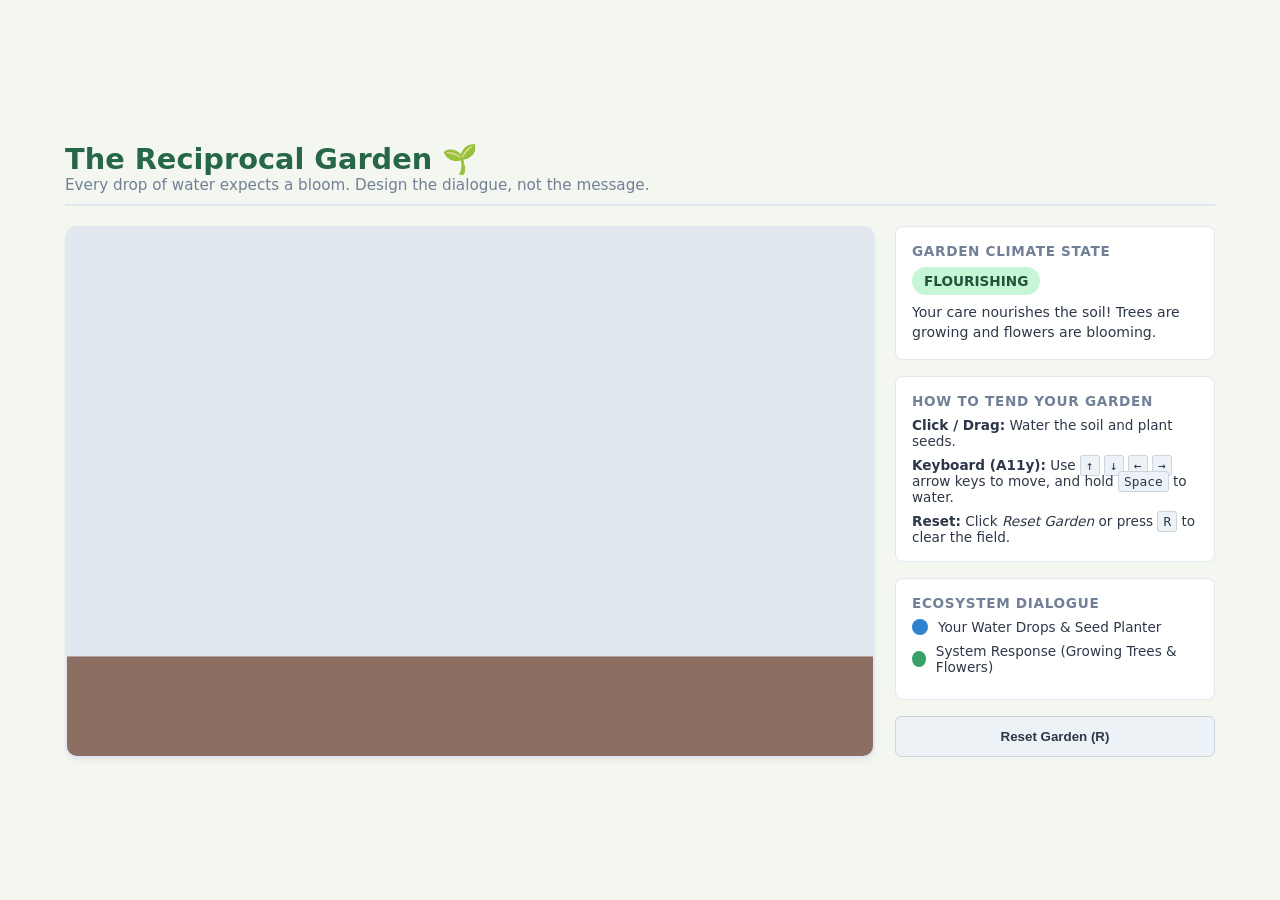
<file: index.html>
<!DOCTYPE html>
<html lang="en">
<head>
  <meta charset="UTF-8" />
  <meta name="viewport" content="width=device-width, initial-scale=1.0" />
  <title>Reciprocal Garden — Design the Dialogue</title>
  <link rel="stylesheet" href="style.css" />
</head>
<body>
  <div class="app-container">
    <header class="header">
      <h1>The Reciprocal Garden 🌱</h1>
      <p class="subtitle">Every drop of water expects a bloom. Design the dialogue, not the message.</p>
    </header>

    <main class="main-content">
      <div class="canvas-wrapper">
        <canvas id="gardenCanvas" aria-label="Interactive garden environment"></canvas>
      </div>

      <aside class="control-panel">
        <div class="info-card">
          <h2>Garden Climate State</h2>
          <div id="stateBadge" class="state-badge flourishing">FLOURISHING</div>
          <p id="stateDescription" class="state-desc">
            Your care nourishes the soil! Trees are growing and flowers are blooming.
          </p>
        </div>

        <div class="instructions-card">
          <h2>How to Tend Your Garden</h2>
          <ul>
            <li><strong>Click / Drag:</strong> Water the soil and plant seeds.</li>
            <li><strong>Keyboard (A11y):</strong> Use <kbd>&uparrow;</kbd> <kbd>&downarrow;</kbd> <kbd>&leftarrow;</kbd> <kbd>&rightarrow;</kbd> arrow keys to move, and hold <kbd>Space</kbd> to water.</li>
            <li><strong>Reset:</strong> Click <em>Reset Garden</em> or press <kbd>R</kbd> to clear the field.</li>
          </ul>
        </div>

        <div class="legend-card">
          <h2>Ecosystem Dialogue</h2>
          <div class="legend-item">
            <span class="color-swatch participant-swatch"></span>
            <span>Your Water Drops & Seed Planter</span>
          </div>
          <div class="legend-item">
            <span class="color-swatch system-swatch"></span>
            <span>System Response (Growing Trees & Flowers)</span>
          </div>
        </div>

        <div class="actions">
          <button id="resetBtn" class="btn-reset" type="button">Reset Garden (R)</button>
        </div>
      </aside>
    </main>
  </div>

  <script src="script.js"></script>
</body>
</html>
</file>
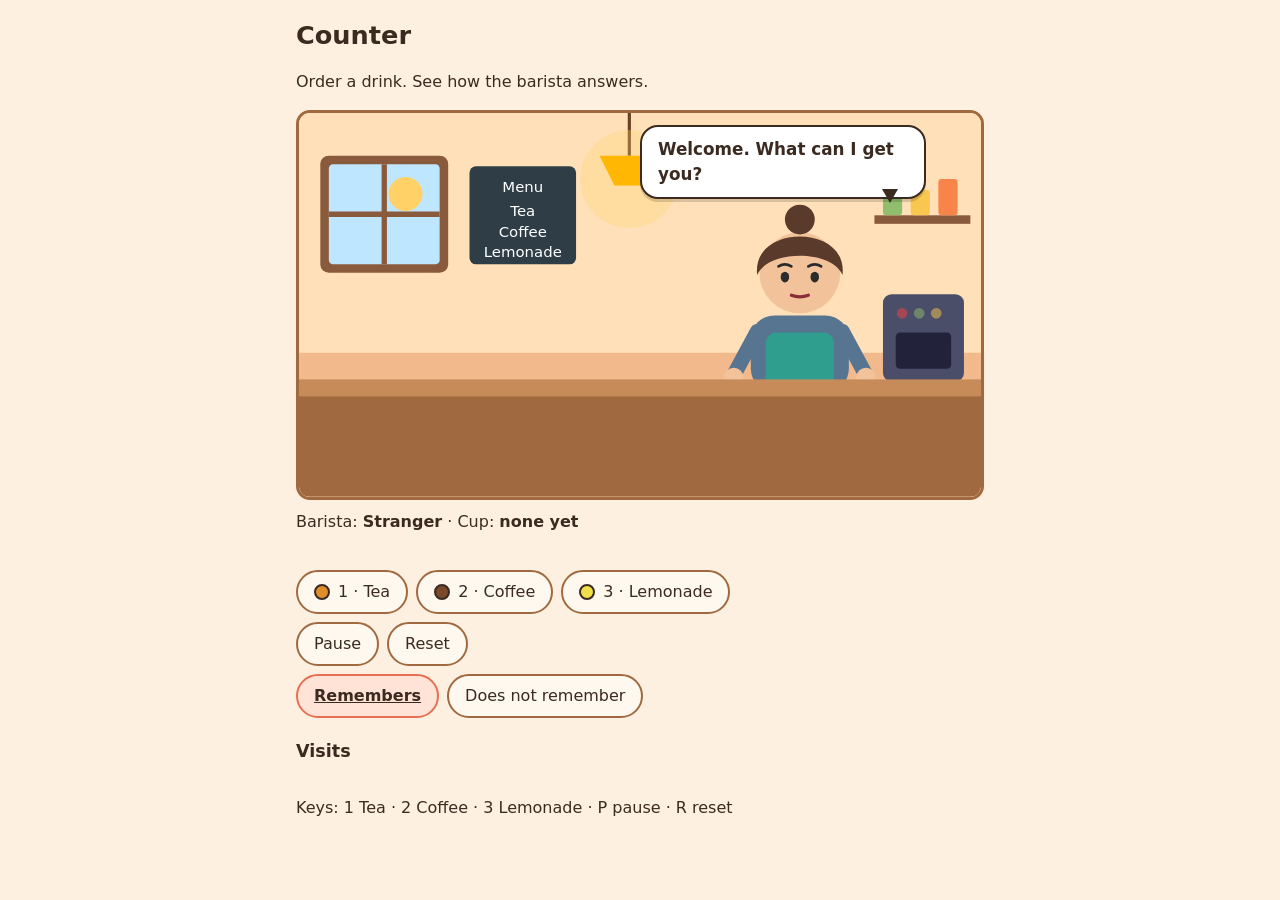
<file: barista/index.html>
<!DOCTYPE html>
<html lang="en">
<head>
<meta charset="utf-8">
<meta name="viewport" content="width=device-width, initial-scale=1">
<title>Counter</title>
<link rel="stylesheet" href="style.css">
</head>
<body>
<main>
  <h1>Counter</h1>
  <p id="intro">Order a drink. See how the barista answers.</p>

  <div id="scene">
    <svg id="art" viewBox="0 0 640 360" data-level="0" data-cup="0" role="img" aria-label="A cafe counter with a barista, a speech bubble and a cup">
      <rect id="wall" width="640" height="360" fill="#ffe0b8"/>
      <rect y="225" width="640" height="40" fill="#f2b98c"/>

      <!-- Pencere -->
      <rect x="20" y="40" width="120" height="110" rx="8" fill="#8a5a3c"/>
      <rect x="28" y="48" width="104" height="94" rx="4" fill="#bfe6ff"/>
      <circle cx="100" cy="76" r="16" fill="#ffd166"/>
      <path d="M80 142 V48 M28 95 H132" stroke="#8a5a3c" stroke-width="5"/>

      <!-- Menü tahtası -->
      <rect x="160" y="50" width="100" height="92" rx="6" fill="#2f3e46"/>
      <g fill="#fff" font-family="system-ui, sans-serif" font-size="14" text-anchor="middle">
        <text x="210" y="74">Menu</text><text x="210" y="97">Tea</text><text x="210" y="116">Coffee</text><text x="210" y="135">Lemonade</text>
      </g>

      <!-- Lamba -->
      <path d="M310 0 V40" stroke="#6b4226" stroke-width="3"/>
      <circle id="glow" cx="310" cy="62" r="46" fill="#ffd166" opacity=".3"/>
      <path d="M282 40 H338 L324 68 H296 Z" fill="#ffb703"/>

      <!-- Raf ve kavanozlar -->
      <rect x="540" y="96" width="90" height="8" fill="#8a5a3c"/>
      <rect x="548" y="66" width="18" height="30" rx="3" fill="#90be6d"/>
      <rect x="574" y="72" width="18" height="24" rx="3" fill="#f9c74f"/>
      <rect x="600" y="62" width="18" height="34" rx="3" fill="#f9844a"/>

      <!-- Kahve makinesi -->
      <g id="machine">
        <rect x="548" y="170" width="76" height="82" rx="8" fill="#4a4e69"/>
        <rect x="560" y="206" width="52" height="34" rx="4" fill="#22223b"/>
        <circle class="light l1" cx="566" cy="188" r="5" fill="#f94144"/>
        <circle class="light l2" cx="582" cy="188" r="5" fill="#90be6d"/>
        <circle class="light l3" cx="598" cy="188" r="5" fill="#f9c74f"/>
      </g>

      <!-- Barista -->
      <g transform="translate(470 0)"><g id="barista">
        <g id="body">
          <rect id="shirt" x="-46" y="190" width="92" height="72" rx="22" fill="#577590"/>
          <rect id="apron" x="-32" y="206" width="64" height="60" rx="10" fill="#2f9e8f"/>
          <g id="armR"><path d="M40 205 L62 246" stroke="#577590" stroke-width="14" stroke-linecap="round"/><circle cx="62" cy="248" r="9" fill="#f2c29b"/></g>
          <g id="armL"><path d="M-40 205 L-62 246" stroke="#577590" stroke-width="14" stroke-linecap="round"/><circle cx="-62" cy="248" r="9" fill="#f2c29b"/></g>
        </g>
        <g id="head">
          <circle cx="0" cy="150" r="38" fill="#f2c29b"/>
          <path id="hair" d="M-40 152 C-46 104 46 104 40 152 C30 128 -30 128 -40 152 Z" fill="#5a3a2a"/>
          <circle id="bun" cx="0" cy="100" r="14" fill="#5a3a2a"/>
          <ellipse class="eye" cx="-14" cy="154" rx="4" ry="5" fill="#2b2b2b"/>
          <ellipse class="eye" cx="14" cy="154" rx="4" ry="5" fill="#2b2b2b"/>
          <path class="brow" d="M-20 144 Q-14 140 -8 144 M8 144 Q14 140 20 144" stroke="#2b2b2b" stroke-width="2.5" fill="none" stroke-linecap="round"/>
          <circle class="cheek" cx="-25" cy="166" r="6" fill="#ff8fa3"/>
          <circle class="cheek" cx="25" cy="166" r="6" fill="#ff8fa3"/>
          <path class="mouth m0" d="M-8 171 Q0 174 8 171" stroke="#8b2c3b" stroke-width="3" fill="none" stroke-linecap="round"/>
          <path class="mouth m1" d="M-12 168 Q0 181 12 168" stroke="#8b2c3b" stroke-width="3" fill="none" stroke-linecap="round"/>
          <path class="mouth m2" d="M-14 166 Q0 188 14 166 Z" fill="#8b2c3b"/>
        </g>
        <g class="sparkles" fill="#ffd166">
          <path class="sp s1" d="M-62 120 l3 8 8 3 -8 3 -3 8 -3 -8 -8 -3 8 -3 Z"/>
          <path class="sp s2" d="M62 112 l3 8 8 3 -8 3 -3 8 -3 -8 -8 -3 8 -3 Z"/>
          <path class="sp s3" d="M0 78 l3 8 8 3 -8 3 -3 8 -3 -8 -8 -3 8 -3 Z"/>
        </g>
      </g></g>

      <!-- Tezgah -->
      <rect id="counterFront" y="262" width="640" height="98" fill="#a0693f"/>
      <rect id="counterTop" y="250" width="640" height="16" fill="#c68b59"/>

      <!-- Bardak -->
      <g transform="translate(340 252)">
        <g id="cup">
          <ellipse cx="0" cy="0" rx="30" ry="6" fill="#fff"/>
          <path id="cupBody" d="M-20 -38 L20 -38 L15 -2 L-15 -2 Z" fill="#c9873a" stroke="#fff" stroke-width="3"/>
          <path d="M20 -30 q16 2 -2 18" stroke="#fff" stroke-width="4" fill="none"/>
          <g class="steam" stroke="#fff" stroke-width="3" fill="none" stroke-linecap="round">
            <path class="w w1" d="M-8 -44 q6 -8 0 -16 t0 -16"/>
            <path class="w w2" d="M2 -44 q6 -8 0 -16 t0 -16"/>
            <path class="w w3" d="M12 -44 q6 -8 0 -16 t0 -16"/>
          </g>
        </g>
      </g>
    </svg>
    <div id="bubble" aria-live="polite">Welcome. What can I get you?</div>
  </div>

  <p id="levelLine">Barista: <strong id="levelText">Stranger</strong> · Cup: <strong id="cupLabel">none yet</strong></p>
  <p id="status" aria-live="polite"> </p>

  <div id="orders" role="group" aria-label="Order a drink"></div>

  <div id="controls">
    <button id="pauseBtn" type="button" aria-pressed="false">Pause</button>
    <button id="resetBtn" type="button">Reset</button>
  </div>
  <div id="conditions" role="group" aria-label="Barista rule">
    <button id="memoryBtn" type="button" aria-pressed="true">Remembers</button>
    <button id="noMemoryBtn" type="button" aria-pressed="false">Does not remember</button>
  </div>

  <h2>Visits</h2>
  <ol id="log" aria-label="Visit log"></ol>

  <p id="keys">Keys: 1 Tea · 2 Coffee · 3 Lemonade · P pause · R reset</p>
</main>
<script src="script.js"></script>
</body>
</html>
</file>
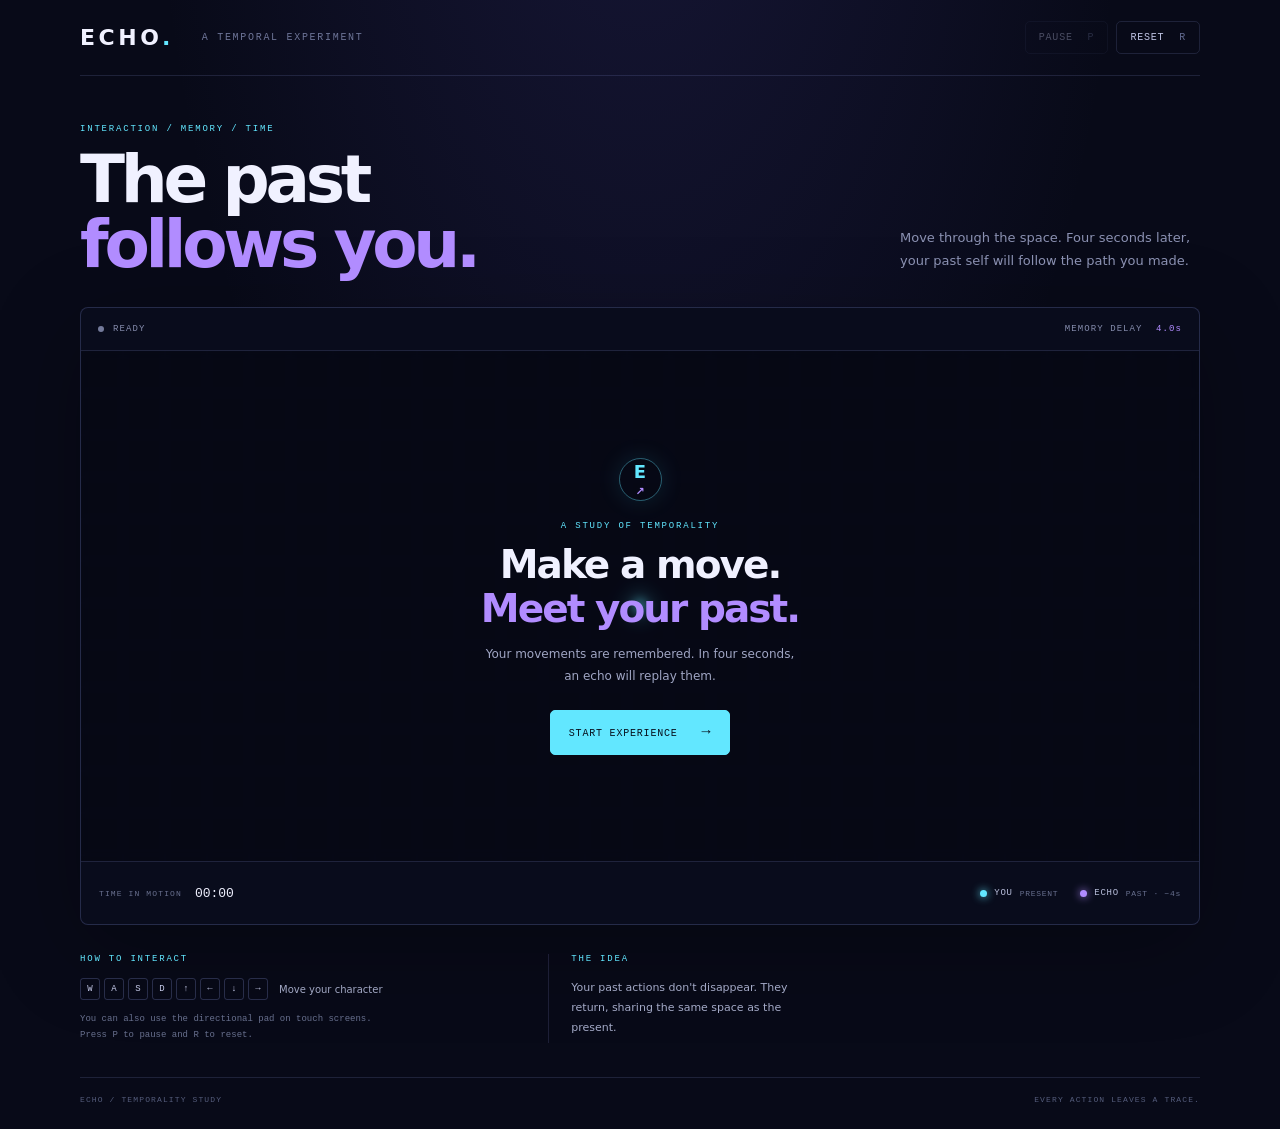
<file: echogame/index.html>
<!DOCTYPE html>
<html lang="en">
<head>
  <meta charset="UTF-8" />
  <meta name="viewport" content="width=device-width, initial-scale=1.0" />
  <meta name="theme-color" content="#080a18" />
  <title>ECHO — The Past Follows You</title>
  <link rel="stylesheet" href="style.css" />
</head>
<body>
  <main class="app-shell">
    <header class="topbar">
      <a class="wordmark" href="#" aria-label="Echo home">ECHO<span>.</span></a>
      <div class="topbar-note">A TEMPORAL EXPERIMENT</div>
      <div class="top-actions">
        <button class="button button-quiet" id="pauseButton" type="button" disabled>PAUSE <span class="button-key">P</span></button>
        <button class="button button-quiet" id="resetButton" type="button">RESET <span class="button-key">R</span></button>
      </div>
    </header>

    <section class="intro-row" aria-label="Experience introduction">
      <div>
        <p class="eyebrow">INTERACTION / MEMORY / TIME</p>
        <h1>The past<br /><em>follows you.</em></h1>
      </div>
      <p class="intro-copy">Move through the space. Four seconds later, your past self will follow the path you made.</p>
    </section>

    <section class="game-frame" aria-label="ECHO game">
      <div class="game-meta">
        <span><i class="status-dot" id="statusDot"></i><span id="statusText">READY</span></span>
        <span class="delay-label">MEMORY DELAY <strong id="delayValue">04.0s</strong></span>
      </div>
      <div class="canvas-wrap">
        <canvas id="gameCanvas" aria-label="Game area. Use arrow keys or WASD to move the blue player. A purple echo repeats your movements four seconds later."></canvas>
        <div class="screen-overlay" id="screenOverlay">
          <div class="overlay-card">
            <div class="overlay-mark">E<span>↗</span></div>
            <p class="eyebrow" id="overlayEyebrow">A STUDY OF TEMPORALITY</p>
            <h2 id="overlayTitle">Make a move.<br /><em>Meet your past.</em></h2>
            <p id="overlayMessage">Your movements are remembered. In four seconds, an echo will replay them.</p>
            <button class="button button-primary" id="playButton" type="button">START EXPERIENCE <span>→</span></button>
          </div>
        </div>
      </div>
      <div class="game-footer">
        <div class="elapsed"><span class="footer-label">TIME IN MOTION</span><strong id="elapsedTime">00:00</strong></div>
        <div class="legend">
          <span><i class="legend-player"></i>YOU <small>PRESENT</small></span>
          <span><i class="legend-ghost"></i>ECHO <small>PAST · −4s</small></span>
        </div>
      </div>
    </section>

    <section class="below-grid">
      <div class="instructions">
        <p class="eyebrow">HOW TO INTERACT</p>
        <div class="instruction-line"><span class="keycap">W</span><span class="keycap">A</span><span class="keycap">S</span><span class="keycap">D</span><span class="keycap">↑</span><span class="keycap">←</span><span class="keycap">↓</span><span class="keycap">→</span><p>Move your character</p></div>
        <p class="small-note">You can also use the directional pad on touch screens. Press P to pause and R to reset.</p>
      </div>
      <div class="touch-controls" aria-label="Touch movement controls">
        <button class="touch-key touch-up" data-direction="up" aria-label="Move up">↑</button>
        <button class="touch-key touch-left" data-direction="left" aria-label="Move left">←</button>
        <button class="touch-key touch-down" data-direction="down" aria-label="Move down">↓</button>
        <button class="touch-key touch-right" data-direction="right" aria-label="Move right">→</button>
      </div>
      <div class="concept-note">
        <p class="eyebrow">THE IDEA</p>
        <p>Your past actions don't disappear. They return, sharing the same space as the present.</p>
      </div>
    </section>
    <footer class="page-footer"><span> ECHO / TEMPORALITY STUDY</span><span>EVERY ACTION LEAVES A TRACE.</span></footer>
  </main>
  <script src="script.js"></script>
</body>
</html>
</file>
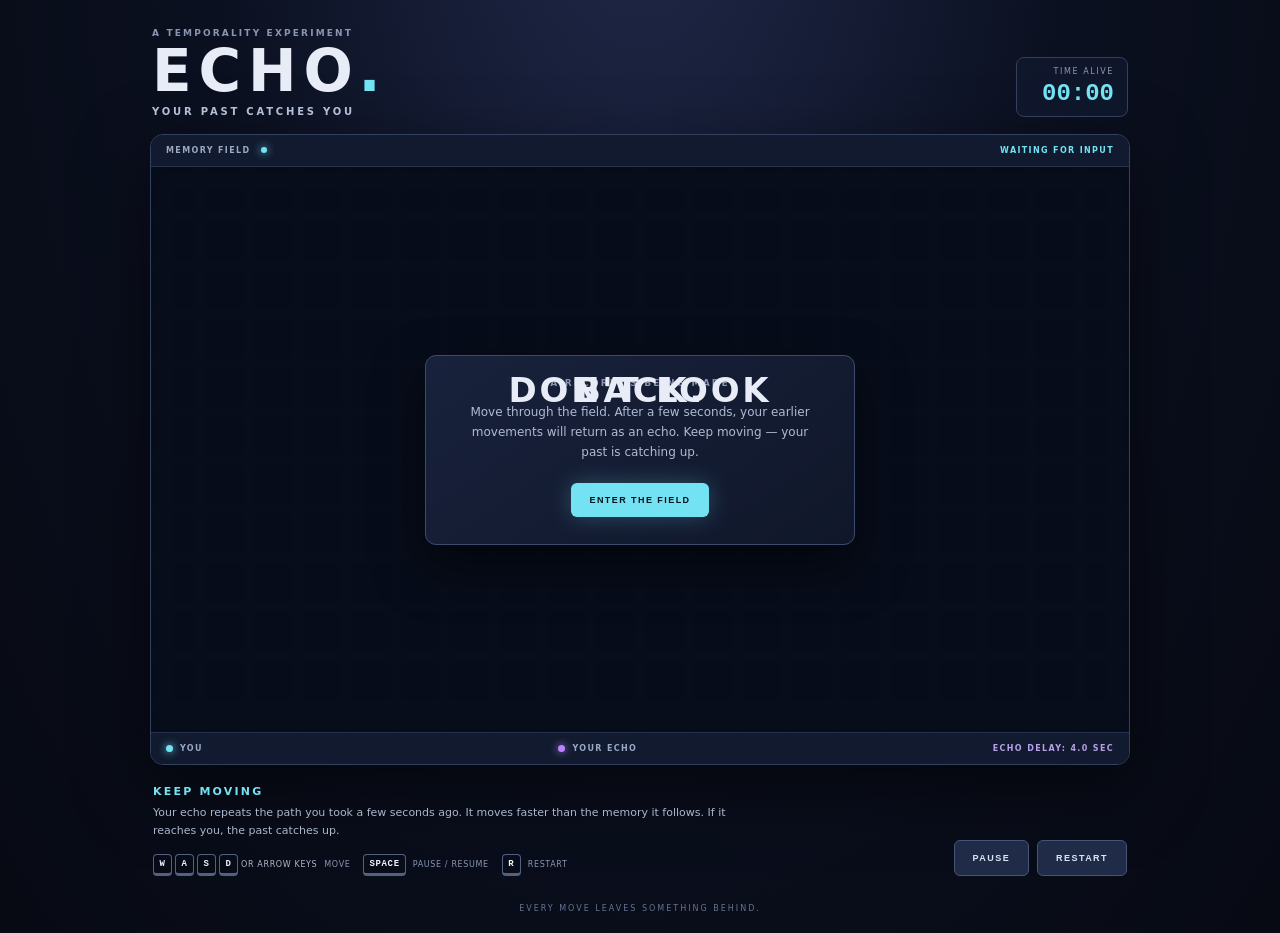
<file: echoyourpast/index.html>
<!DOCTYPE html>
<html lang="en">
<head>
  <meta charset="UTF-8">
  <meta name="viewport" content="width=device-width, initial-scale=1.0">
  <title>ECHO — Your Past Catches You</title>
  <link rel="stylesheet" href="style.css">
</head>
<body>
  <main class="page">
    <header class="header">
      <div>
        <p class="kicker">A TEMPORALITY EXPERIMENT</p>
        <h1>ECHO<span>.</span></h1>
        <p class="subtitle">YOUR PAST CATCHES YOU</p>
      </div>
      <div class="readout">
        <span>TIME ALIVE</span>
        <strong id="time-alive">00:00</strong>
      </div>
    </header>

    <section class="game-frame">
      <div class="arena-top">
        <span>MEMORY FIELD <i></i></span>
        <span id="status-label">WAITING FOR INPUT</span>
      </div>
      <div class="arena-wrap">
        <canvas id="game" width="900" height="520" aria-label="Game arena. Move with arrow keys or WASD and avoid your echo."></canvas>
        <div class="overlay" id="overlay">
          <div class="overlay-card">
            <p class="kicker" id="overlay-kicker">A RECORD IS BEING MADE</p>
            <h2 id="overlay-title">DON'T LOOK BACK.</h2>
            <p id="overlay-copy">Move through the field. After a few seconds, your earlier movements will return as an echo. Keep moving — your past is catching up.</p>
            <button id="start-btn">ENTER THE FIELD</button>
          </div>
        </div>
      </div>
      <div class="game-footer">
        <span><b class="legend-player"></b> YOU</span>
        <span><b class="legend-echo"></b> YOUR ECHO</span>
        <span id="delay-readout">ECHO DELAY: 4.0 SEC</span>
      </div>
    </section>

    <section class="lower">
      <div class="how-to">
        <h2>KEEP MOVING</h2>
        <p>Your echo repeats the path you took a few seconds ago. It moves faster than the memory it follows. If it reaches you, the past catches up.</p>
        <div class="keys">
          <span><kbd>W</kbd><kbd>A</kbd><kbd>S</kbd><kbd>D</kbd> OR ARROW KEYS <small>MOVE</small></span>
          <span><kbd>SPACE</kbd> <small>PAUSE / RESUME</small></span>
          <span><kbd>R</kbd> <small>RESTART</small></span>
        </div>
      </div>
      <div class="buttons">
        <button class="button-secondary" id="pause-btn">PAUSE</button>
        <button class="button-secondary" id="reset-btn">RESTART</button>
      </div>
    </section>
    <div class="touch-controls">
      <button data-dir="up" aria-label="Move up">↑</button>
      <div><button data-dir="left" aria-label="Move left">←</button><button data-dir="down" aria-label="Move down">↓</button><button data-dir="right" aria-label="Move right">→</button></div>
    </div>
    <footer>EVERY MOVE LEAVES SOMETHING BEHIND.</footer>
  </main>
  <script src="script.js"></script>
</body>
</html>
</file>
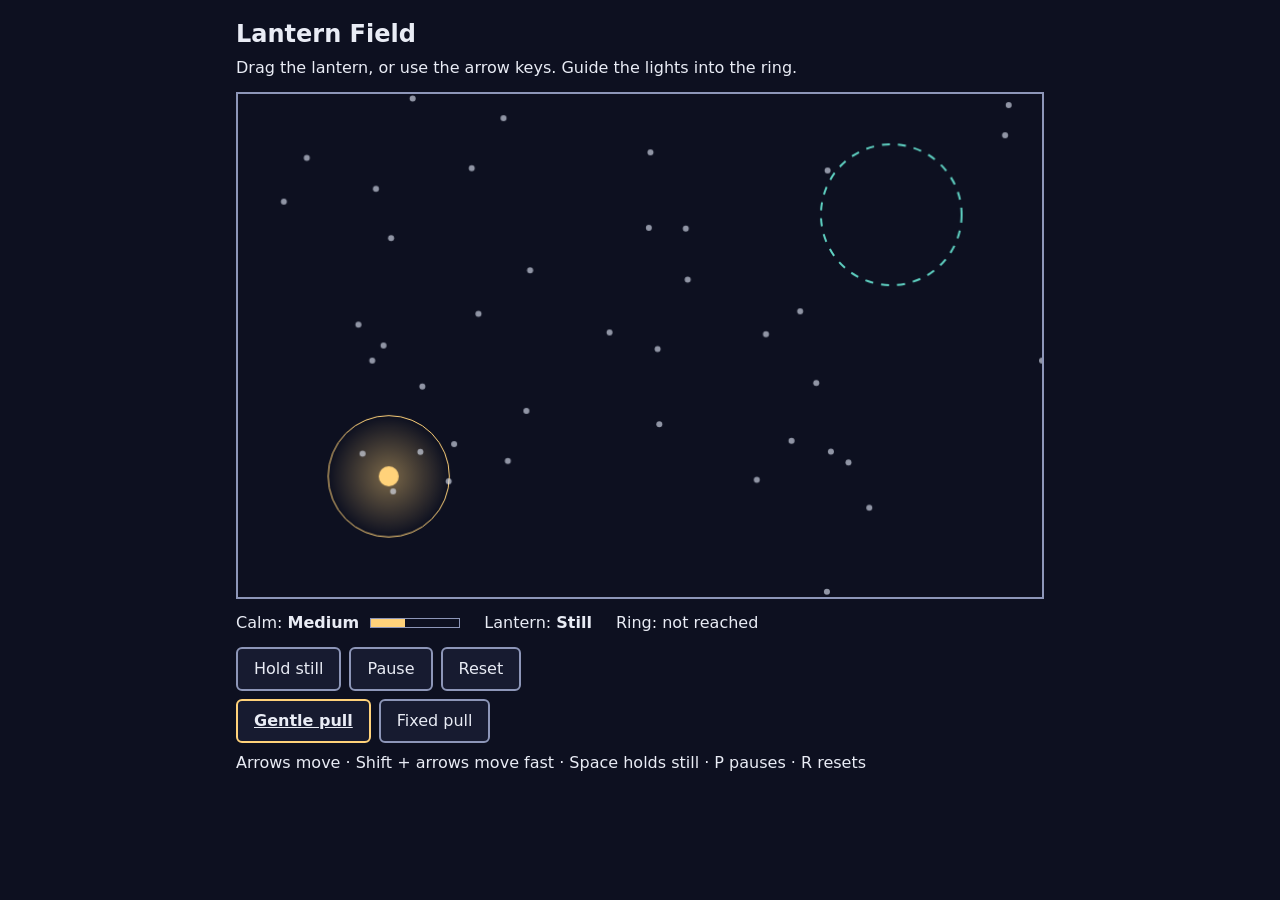
<file: lantern-field/index.html>
<!DOCTYPE html>
<html lang="en">
<head>
<meta charset="utf-8">
<meta name="viewport" content="width=device-width, initial-scale=1">
<title>Lantern Field</title>
<link rel="stylesheet" href="style.css">
</head>
<body>
<main>
  <h1>Lantern Field</h1>
  <p id="intro">Drag the lantern, or use the arrow keys. Guide the lights into the ring.</p>

  <canvas id="field" width="800" height="500" tabindex="0"
          aria-label="Field with a lantern, drifting lights and a target ring"></canvas>

  <div id="readout">
    <p>Calm: <strong id="calmText">Low</strong> <span id="calmBar" aria-hidden="true"><span id="calmFill"></span></span></p>
    <p>Lantern: <strong id="moveText">Still</strong></p>
    <p id="ringText" aria-live="polite">Ring: not reached</p>
  </div>

  <div id="controls">
    <button id="holdBtn" type="button">Hold still</button>
    <button id="pauseBtn" type="button" aria-pressed="false">Pause</button>
    <button id="resetBtn" type="button">Reset</button>
  </div>

  <div id="conditions" role="group" aria-label="Pull rule">
    <button id="gentleBtn" type="button" aria-pressed="true">Gentle pull</button>
    <button id="fixedBtn" type="button" aria-pressed="false">Fixed pull</button>
  </div>

  <p id="keys">Arrows move · Shift + arrows move fast · Space holds still · P pauses · R resets</p>
</main>
<script src="script.js"></script>
</body>
</html>
</file>
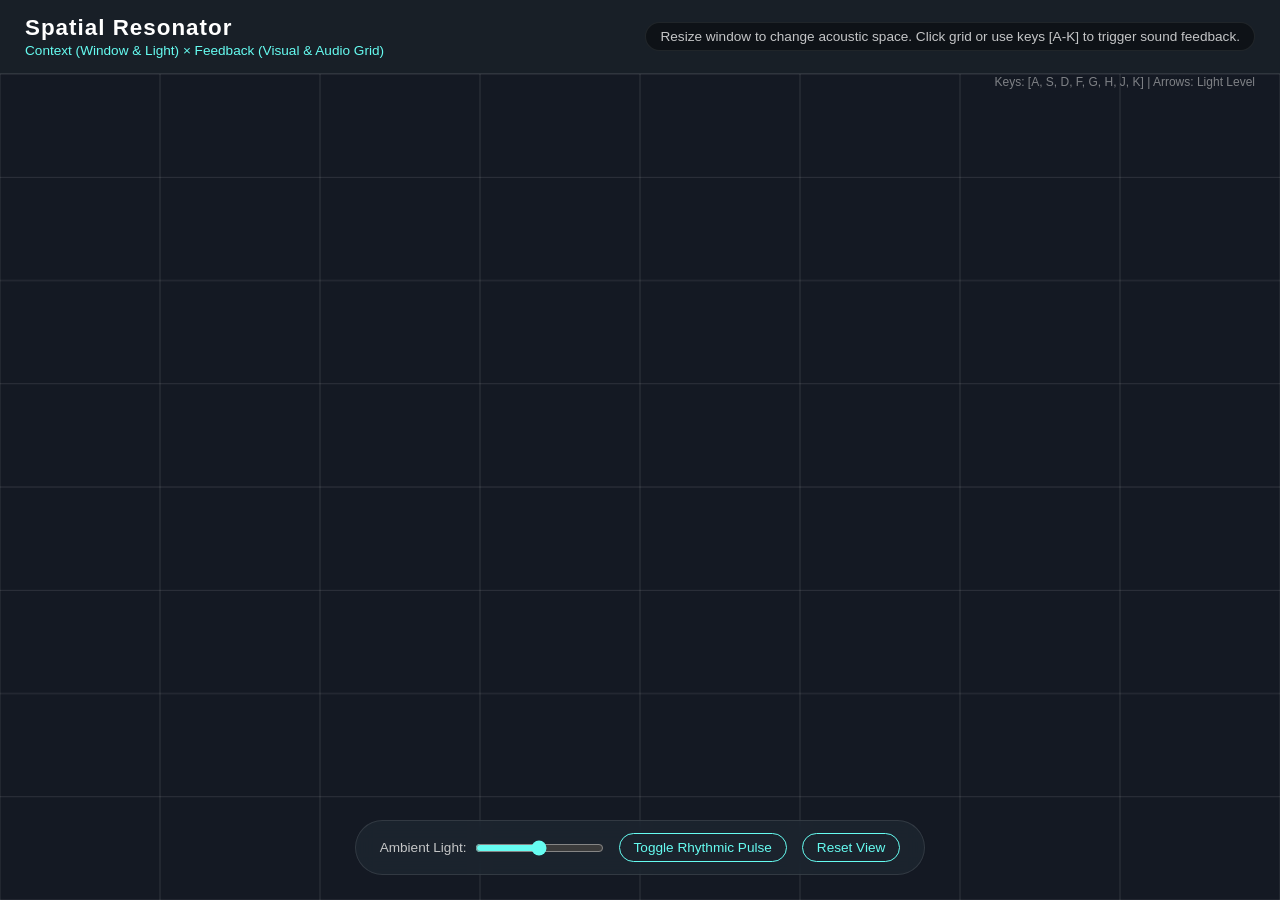
<file: Spatial_Resonator_Modular/index.html>
<!DOCTYPE html>
<html lang="en">
<head>
    <meta charset="UTF-8">
    <meta name="viewport" content="width=device-width, initial-scale=1.0">
    <title>Spatial Resonator - NMED 3203 Project</title>
    <link rel="stylesheet" href="style.css">
</head>
<body>

    <header>
        <div class="title-area">
            <h1>Spatial Resonator</h1>
            <p>Context (Window & Light) × Feedback (Visual & Audio Grid)</p>
        </div>
        <div class="instructions" id="instruction-text">
            Resize window to change acoustic space. Click grid or use keys [A-K] to trigger sound feedback.
        </div>
    </header>

    <div class="keyboard-hint">
        Keys: [A, S, D, F, G, H, J, K] | Arrows: Light Level
    </div>

    <main>
        <canvas id="canvas"></canvas>

        <div class="controls-overlay">
            <div class="control-group">
                <label for="light-slider">Ambient Light:</label>
                <input type="range" id="light-slider" min="0" max="100" value="50">
            </div>
            <button class="btn" id="autoplay-btn">Toggle Rhythmic Pulse</button>
            <button class="btn" id="reset-btn">Reset View</button>
        </div>
    </main>

    <script src="script.js"></script>
</body>
</html>
</file>
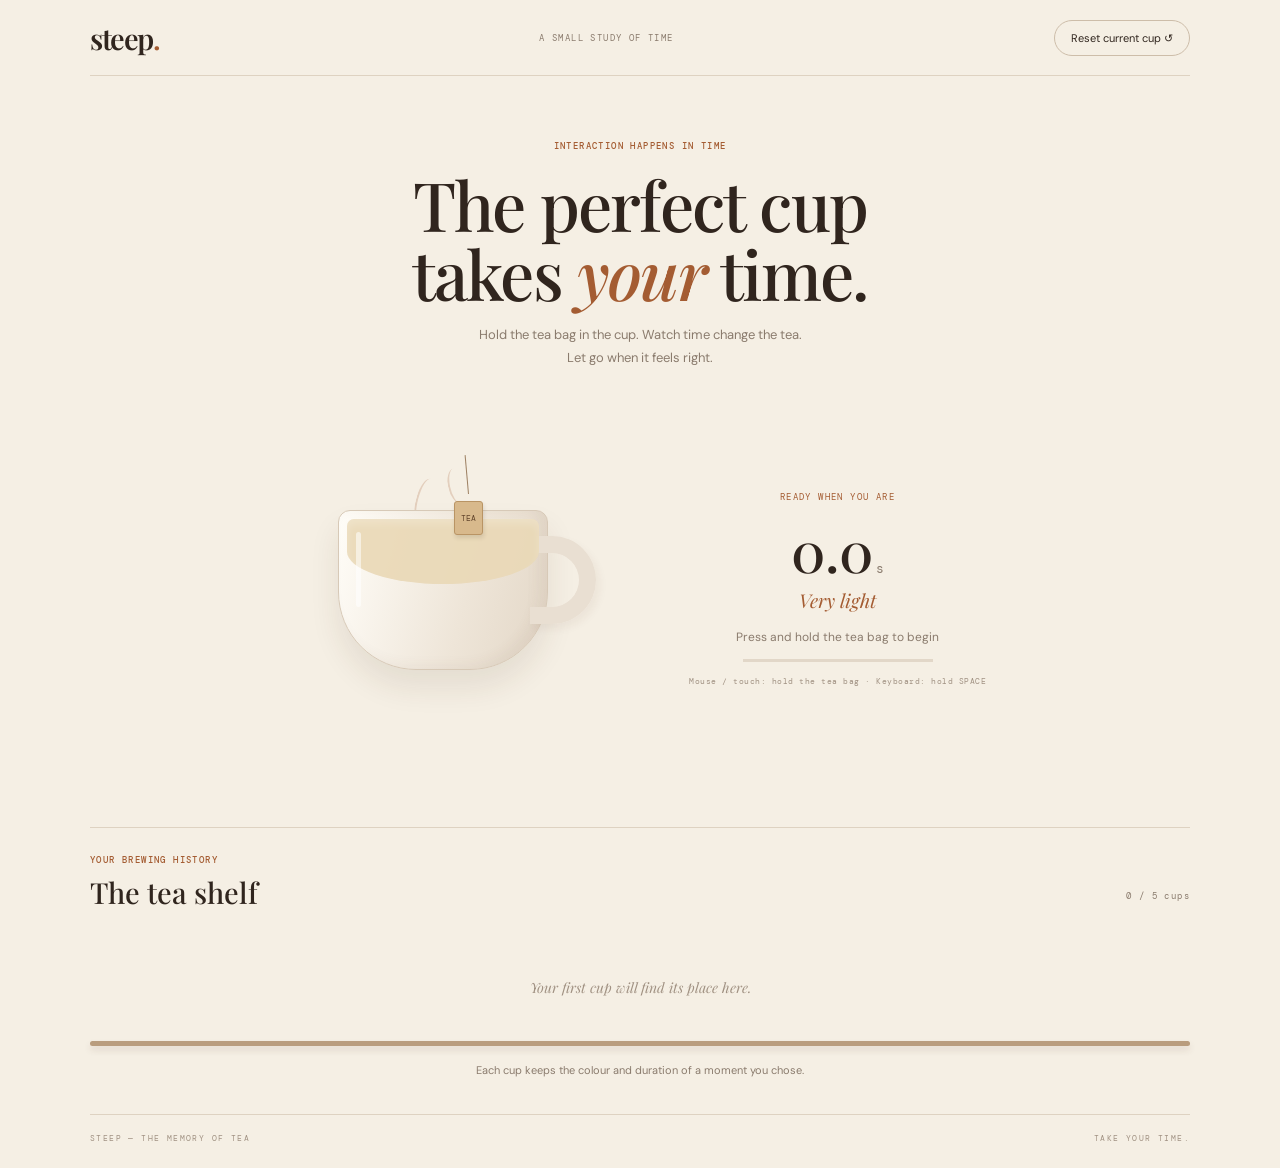
<file: tea_app/index.html>
<!DOCTYPE html>
<html lang="en">
<head>
  <meta charset="UTF-8">
  <meta name="viewport" content="width=device-width, initial-scale=1.0">
  <meta name="theme-color" content="#f5efe4">
  <title>Steep — The Memory of Tea</title>
  <link rel="stylesheet" href="style.css">
</head>
<body>
  <main class="app-shell">
    <header class="topbar">
      <a class="wordmark" href="#" aria-label="Steep home">steep<span>.</span></a>
      <p class="edition">A SMALL STUDY OF TIME</p>
      <button class="reset-button" id="resetButton" type="button">Reset current cup ↺</button>
    </header>

    <section class="intro" aria-labelledby="pageTitle">
      <p class="eyebrow">INTERACTION HAPPENS IN TIME</p>
      <h1 id="pageTitle">The perfect cup<br>takes <em>your</em> time.</h1>
      <p class="intro-copy">Hold the tea bag in the cup. Watch time change the tea.<br>Let go when it feels right.</p>
    </section>

    <section class="brewing-area" aria-label="Tea brewing area">
      <div class="cup-stage">
        <div class="steam steam-one" aria-hidden="true"></div>
        <div class="steam steam-two" aria-hidden="true"></div>
        <div class="cup" id="cup" aria-label="Current tea cup">
          <div class="tea-liquid" id="teaLiquid"></div>
          <div class="cup-highlight" aria-hidden="true"></div>
          <div class="cup-handle" aria-hidden="true"></div>
        </div>
        <button class="tea-bag" id="teaBag" type="button"
          aria-label="Press and hold to steep the tea. You can also hold the Space key when this control is focused.">
          <span class="bag-string" aria-hidden="true"></span>
          <span class="bag-tag" aria-hidden="true">TEA</span>
        </button>
      </div>

      <div class="brew-info">
        <p class="status-label" id="statusLabel" aria-live="polite">READY WHEN YOU ARE</p>
        <div class="timer" id="timer" aria-live="off">0.0<span>s</span></div>
        <p class="strength" id="strengthLabel">Very light</p>
        <p class="instruction" id="instruction">Press and hold the tea bag to begin</p>
        <div class="progress-track" aria-hidden="true"><div class="progress-fill" id="progressFill"></div></div>
        <p class="key-hint">Mouse / touch: hold the tea bag · Keyboard: hold SPACE</p>
      </div>
    </section>

    <section class="memory-section" aria-labelledby="memoryTitle">
      <div class="memory-heading">
        <div>
          <p class="eyebrow">YOUR BREWING HISTORY</p>
          <h2 id="memoryTitle">The tea shelf</h2>
        </div>
        <p class="memory-count" id="memoryCount">0 / 5 cups</p>
      </div>
      <div class="shelf" id="shelf" aria-live="polite">
        <p class="empty-message" id="emptyMessage">Your first cup will find its place here.</p>
      </div>
      <div class="shelf-line" aria-hidden="true"></div>
      <p class="memory-note">Each cup keeps the colour and duration of a moment you chose.</p>
    </section>

    <footer class="footer">
      <span>STEEP — THE MEMORY OF TEA</span>
      <span>TAKE YOUR TIME.</span>
    </footer>
  </main>
  <script src="script.js"></script>
</body>
</html>
</file>
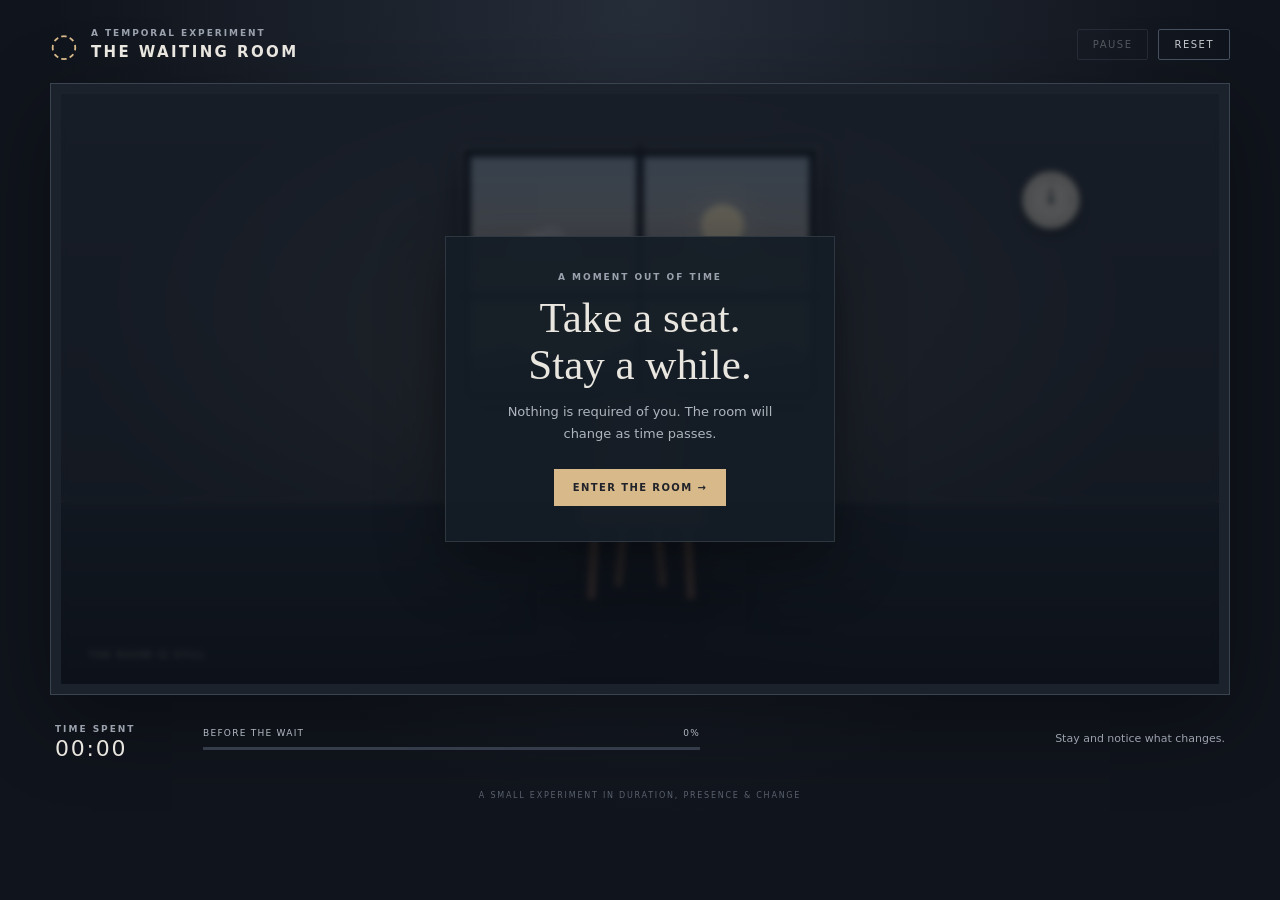
<file: the-waiting-room/index.html>
<!DOCTYPE html>
<html lang="en">
<head>
  <meta charset="UTF-8">
  <meta name="viewport" content="width=device-width, initial-scale=1.0">
  <meta name="theme-color" content="#11151d">
  <title>THE WAITING ROOM — Some Things Only Happen When You Wait</title>
  <link rel="stylesheet" href="style.css">
</head>
<body>
  <main class="app">
    <header class="topbar">
      <div class="brand">
        <span class="brand-mark" aria-hidden="true">◌</span>
        <div>
          <p class="eyebrow">A TEMPORAL EXPERIMENT</p>
          <h1>THE WAITING ROOM</h1>
        </div>
      </div>
      <div class="top-actions">
        <button id="pauseBtn" class="text-button" type="button" disabled>PAUSE</button>
        <button id="resetBtn" class="text-button" type="button">RESET</button>
      </div>
    </header>

    <section class="experience" aria-label="Interactive waiting room">
      <div class="room" id="room">
        <div class="window">
          <div class="sky" id="sky">
            <div class="sun" id="sun"></div>
            <div class="moon" id="moon"></div>
            <div class="cloud cloud-one"></div>
            <div class="cloud cloud-two"></div>
            <div class="distant-hills"></div>
            <div class="near-hills"></div>
          </div>
          <div class="window-frame vertical"></div>
          <div class="window-frame horizontal"></div>
        </div>

        <div class="wall-clock" aria-label="Elapsed time">
          <div class="clock-face">
            <span class="clock-hand" id="clockHand"></span>
            <span class="clock-pin"></span>
          </div>
        </div>

        <div class="floor"></div>
        <div class="floor-shadow"></div>
        <div class="chair-shadow"></div>
        <div class="chair" aria-label="An empty chair">
          <div class="chair-back"></div>
          <div class="chair-seat"></div>
          <div class="chair-leg leg-left"></div>
          <div class="chair-leg leg-right"></div>
          <div class="chair-leg leg-back-left"></div>
          <div class="chair-leg leg-back-right"></div>
        </div>

        <div class="stage-caption" id="stageCaption" aria-live="polite">THE ROOM IS STILL</div>
        <div class="overlay" id="overlay">
          <div class="overlay-card">
            <p class="eyebrow">A MOMENT OUT OF TIME</p>
            <h2 id="overlayTitle">Take a seat.<br>Stay a while.</h2>
            <p id="overlayText">Nothing is required of you. The room will change as time passes.</p>
            <button id="startBtn" class="primary-button" type="button">ENTER THE ROOM <span aria-hidden="true">→</span></button>
          </div>
        </div>
      </div>
    </section>

    <footer class="bottom-bar">
      <div class="time-block">
        <span class="eyebrow">TIME SPENT</span>
        <strong id="timer" aria-live="off">00:00</strong>
      </div>
      <div class="progress-wrap">
        <div class="progress-label"><span id="stageName">BEFORE THE WAIT</span><span id="progressText">0%</span></div>
        <div class="progress-track"><div class="progress-fill" id="progressFill"></div></div>
      </div>
      <p class="instruction" id="instruction">Stay and notice what changes.</p>
    </footer>
    <p class="footer-note">A SMALL EXPERIMENT IN DURATION, PRESENCE &amp; CHANGE</p>
  </main>
  <script src="script.js"></script>
</body>
</html>
</file>
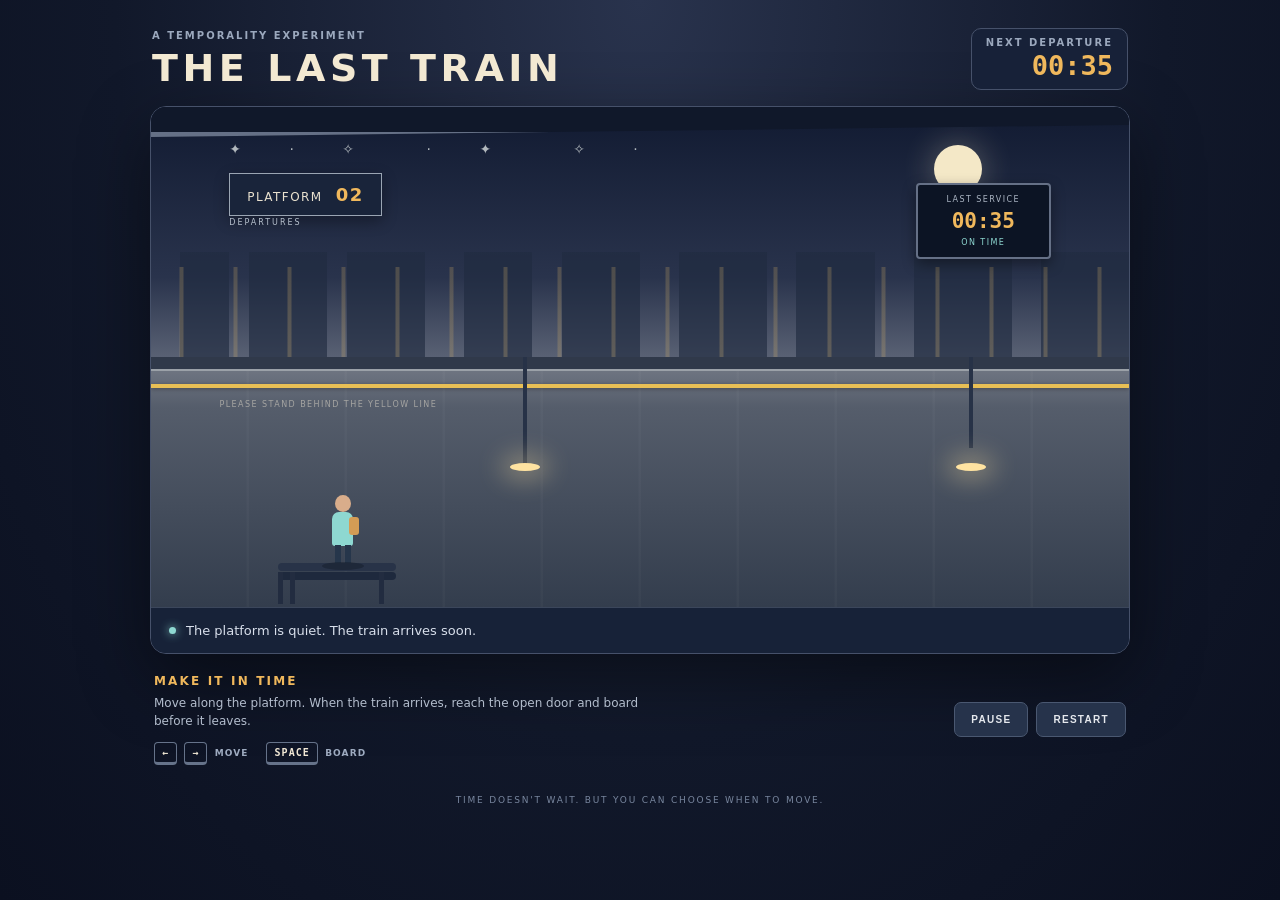
<file: thelasttrain/index.html>
<!DOCTYPE html>
<html lang="en">
<head>
  <meta charset="UTF-8">
  <meta name="viewport" content="width=device-width, initial-scale=1.0">
  <title>The Last Train — Temporality Experiment</title>
  <link rel="stylesheet" href="style.css">
</head>
<body>
  <main class="app">
    <header class="topbar">
      <div class="brand">
        <span class="eyebrow">A TEMPORALITY EXPERIMENT</span>
        <h1>THE LAST TRAIN</h1>
      </div>
      <div class="clock-panel">
        <span class="eyebrow">NEXT DEPARTURE</span>
        <strong id="clock">00:35</strong>
      </div>
    </header>

    <section class="game-shell" aria-label="Train station game">
      <div class="sky">
        <div class="moon"></div>
        <div class="stars" aria-hidden="true">✦　 ·　 ✧　　 ·　 ✦　　　✧　 ·</div>
        <div class="distant-city"></div>
        <div class="station-roof"></div>
        <div class="station-sign">PLATFORM <b>02</b></div>
        <div class="sign-small">DEPARTURES</div>
        <div class="schedule-board">
          <span>LAST SERVICE</span>
          <b id="board-time">00:35</b>
          <small id="board-status">ON TIME</small>
        </div>
      </div>

      <div class="platform">
        <div class="platform-edge"></div>
        <div class="yellow-line"></div>
        <div class="platform-text">PLEASE STAND BEHIND THE YELLOW LINE</div>
        <div class="bench"><i></i><i></i><i></i></div>
        <div class="lamp lamp-one"><i></i></div>
        <div class="lamp lamp-two"><i></i></div>
        <div class="train" id="train" aria-hidden="true">
          <div class="train-front"></div>
          <div class="train-windows"><i></i><i></i><i></i><i></i></div>
          <div class="train-door" id="train-door"><span></span></div>
          <div class="train-lights"></div>
        </div>
        <div class="player" id="player" aria-label="Your character">
          <div class="player-head"></div>
          <div class="player-body"></div>
          <div class="player-bag"></div>
          <div class="player-shadow"></div>
        </div>
        <div class="boarding-marker" id="boarding-marker">BOARD HERE</div>
      </div>

      <div class="message" id="message" role="status">
        <span class="message-dot"></span>
        <span id="message-text">The platform is quiet. The train arrives soon.</span>
      </div>
    </section>

    <section class="controls-panel">
      <div class="instructions">
        <h2>MAKE IT IN TIME</h2>
        <p>Move along the platform. When the train arrives, reach the open door and board before it leaves.</p>
        <div class="key-hints">
          <span><kbd>←</kbd> <kbd>→</kbd> MOVE</span>
          <span><kbd>SPACE</kbd> BOARD</span>
        </div>
      </div>
      <div class="actions">
        <button id="pause-btn" class="secondary">PAUSE</button>
        <button id="reset-btn" class="secondary">RESTART</button>
      </div>
    </section>

    <div class="touch-controls" aria-label="Touch controls">
      <button id="left-btn" aria-label="Move left">←</button>
      <button id="board-btn">BOARD</button>
      <button id="right-btn" aria-label="Move right">→</button>
    </div>

    <footer>TIME DOESN'T WAIT. BUT YOU CAN CHOOSE WHEN TO MOVE.</footer>
  </main>
  <script src="script.js"></script>
</body>
</html>
</file>
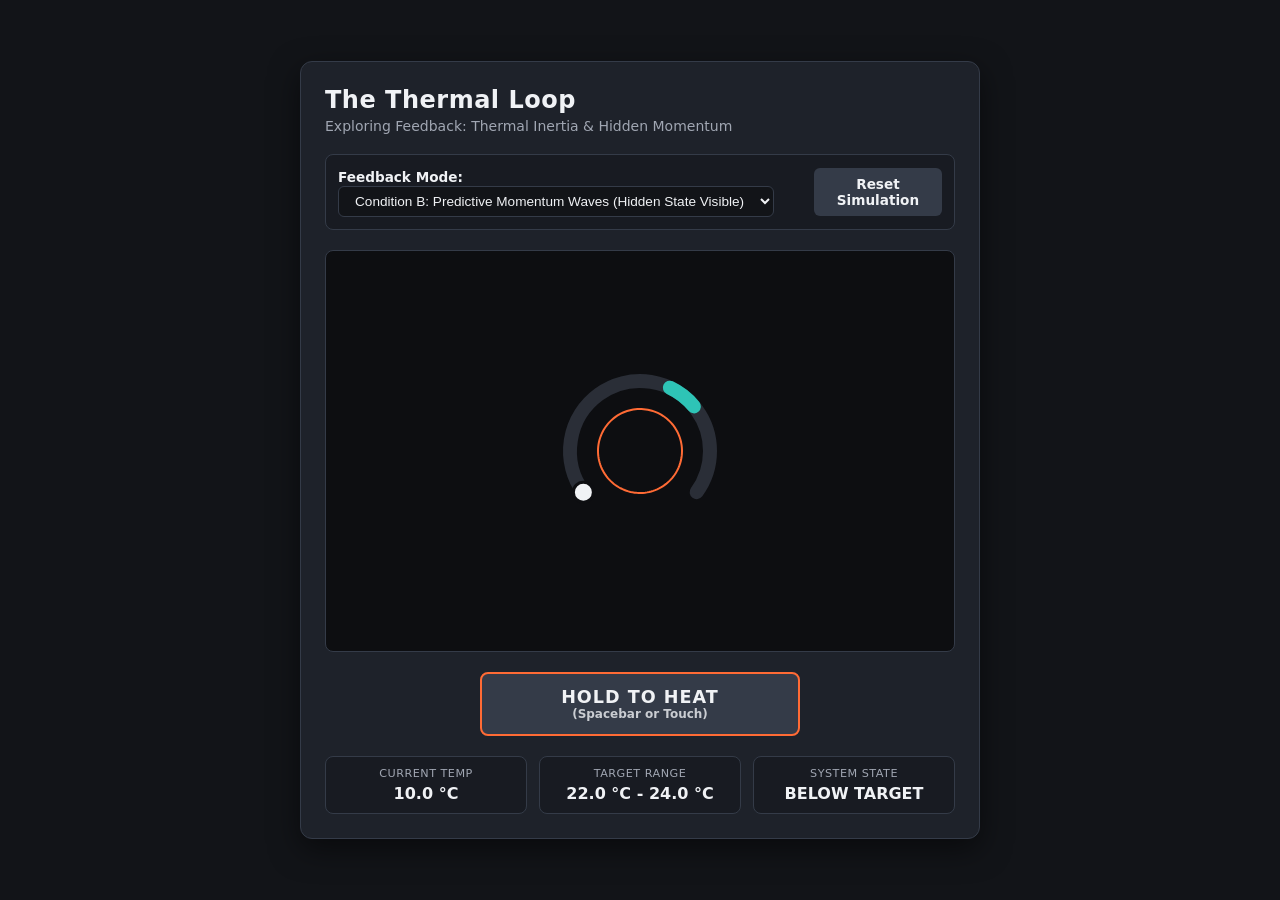
<file: thermalloop/index.html>
<!DOCTYPE html>
<html lang="en">
<head>
  <meta charset="UTF-8">
  <meta name="viewport" content="width=device-width, initial-scale=1.0">
  <title>The Thermal Loop - Thermostat Latency Simulator</title>
  <link rel="stylesheet" href="style.css">
</head>
<body>
  <main class="app-container">
    <header class="app-header">
      <h1>The Thermal Loop</h1>
      <p class="subtitle">Exploring Feedback: Thermal Inertia &amp; Hidden Momentum</p>
    </header>

    <section class="controls-panel">
      <div class="mode-toggle">
        <label for="conditionSelect"><strong>Feedback Mode:</strong></label>
        <select id="conditionSelect" aria-label="Select Feedback Condition">
          <option value="B">Condition B: Predictive Momentum Waves (Hidden State Visible)</option>
          <option value="A">Condition A: Standard Temperature Only (Hidden State Masked)</option>
        </select>
      </div>

      <div class="button-group">
        <button id="resetBtn" class="btn btn-secondary" type="button">Reset Simulation</button>
      </div>
    </section>

    <section class="simulation-area">
      <!-- Main Canvas for Displaying Temperature Gauge and Momentum Waves -->
      <div class="canvas-wrapper">
        <canvas id="simCanvas" width="600" height="400" aria-label="Thermal Loop Gauge Display" role="img"></canvas>
      </div>

      <!-- Action Area -->
      <div class="action-area">
        <button id="heatBtn" class="btn btn-heat" type="button" aria-describedby="heatHelp">
          <span class="btn-label">HOLD TO HEAT</span>
          <span class="btn-subtext">(Spacebar or Touch)</span>
        </button>
        <p id="heatHelp" class="sr-only">Press and hold this button or spacebar to add thermal power to the system.</p>
      </div>
    </section>

    <!-- Accessible Status Panel for Screen Readers & Quick Reading -->
    <section class="status-panel" aria-live="polite">
      <div class="status-card">
        <span class="label">CURRENT TEMP</span>
        <span id="tempValue" class="value">20.0 °C</span>
      </div>
      <div class="status-card">
        <span class="label">TARGET RANGE</span>
        <span class="value">22.0 °C - 24.0 °C</span>
      </div>
      <div class="status-card">
        <span class="label">SYSTEM STATE</span>
        <span id="systemStateText" class="value state-neutral">IN BALANCE</span>
      </div>
    </section>
  </main>

  <script src="script.js"></script>
</body>
</html>
</file>
<file: style.css>
* {
  box-sizing: border-box;
  margin: 0;
  padding: 0;
}

:root {
  --bg-color: #f4f6f0;
  --card-bg: #ffffff;
  --text-main: #2d3748;
  --text-muted: #718096;
  --accent-water: #3182ce;
  --accent-flora: #38a169;
  --border-color: #e2e8f0;
  --font-family: system-ui, -apple-system, BlinkMacSystemFont, "Segoe UI", Roboto, sans-serif;
}

body {
  background-color: var(--bg-color);
  color: var(--text-main);
  font-family: var(--font-family);
  min-height: 100vh;
  display: flex;
  justify-content: center;
  align-items: center;
  padding: 20px;
}

.app-container {
  width: 100%;
  max-width: 1150px;
  display: flex;
  flex-direction: column;
  gap: 20px;
}

.header {
  border-bottom: 2px solid var(--border-color);
  padding-bottom: 10px;
}

.header h1 {
  font-size: 1.8rem;
  color: #276749;
}

.subtitle {
  color: var(--text-muted);
  font-size: 0.95rem;
}

.main-content {
  display: grid;
  grid-template-columns: 1fr 320px;
  gap: 20px;
}

@media (max-width: 850px) {
  .main-content {
    grid-template-columns: 1fr;
  }
}

.canvas-wrapper {
  background-color: #e2e8f0;
  border: 2px solid var(--border-color);
  border-radius: 12px;
  overflow: hidden;
  position: relative;
  min-height: 500px;
  display: flex;
  box-shadow: 0 4px 6px -1px rgba(0,0,0,0.05);
}

canvas {
  width: 100%;
  height: 100%;
  display: block;
  touch-action: none;
  cursor: pointer;
}

.control-panel {
  display: flex;
  flex-direction: column;
  gap: 16px;
}

.info-card, .instructions-card, .legend-card {
  background-color: var(--card-bg);
  border: 1px solid var(--border-color);
  border-radius: 8px;
  padding: 16px;
}

.info-card h2, .instructions-card h2, .legend-card h2 {
  font-size: 0.85rem;
  color: var(--text-muted);
  margin-bottom: 8px;
  text-transform: uppercase;
  letter-spacing: 0.05em;
}

.state-badge {
  display: inline-block;
  padding: 6px 12px;
  border-radius: 20px;
  font-weight: 700;
  font-size: 0.85rem;
  margin-bottom: 8px;
}

.state-badge.flourishing {
  background-color: #c6f6d5;
  color: #22543d;
}

.state-badge.dry {
  background-color: #feebc8;
  color: #744210;
}

.state-badge.resting {
  background-color: #e2e8f0;
  color: #2d3748;
}

.state-desc {
  font-size: 0.88rem;
  line-height: 1.4;
}

.instructions-card ul {
  list-style: none;
  display: flex;
  flex-direction: column;
  gap: 8px;
  font-size: 0.85rem;
}

kbd {
  background-color: #edf2f7;
  border: 1px solid #cbd5e0;
  padding: 2px 5px;
  border-radius: 3px;
  font-family: monospace;
  font-size: 0.8rem;
}

.legend-item {
  display: flex;
  align-items: center;
  gap: 10px;
  font-size: 0.85rem;
  margin-bottom: 8px;
}

.color-swatch {
  width: 16px;
  height: 16px;
  border-radius: 50%;
}

.participant-swatch {
  background-color: var(--accent-water);
}

.system-swatch {
  background-color: var(--accent-flora);
}

.btn-reset {
  width: 100%;
  padding: 12px;
  background-color: #edf2f7;
  color: var(--text-main);
  border: 1px solid #cbd5e0;
  border-radius: 6px;
  font-weight: 600;
  cursor: pointer;
  transition: all 0.2s ease;
}

.btn-reset:hover {
  background-color: #e2e8f0;
}
</file>
<file: barista/style.css>
/* Counter – renkli kafe sahnesi ve animasyonlar */
:root { --bg:#fdf0e0; --text:#3b2a20; --panel:#fff8ee; --line:#a0693f; --accent:#e76f51; --serve-ms:900ms; --make-ms:450ms; }
* { box-sizing: border-box; }
body { margin:0; background:var(--bg); color:var(--text); font-family:system-ui, sans-serif; line-height:1.5; }
main { max-width:720px; margin:0 auto; padding:16px; }
h1 { margin:0 0 4px; font-size:1.6rem; }
h2 { font-size:1.1rem; margin:20px 0 6px; }

/* Sahne */
#scene { position:relative; border:3px solid var(--line); border-radius:14px; overflow:hidden; background:#ffe0b8; }
#art { display:block; width:100%; height:auto; }
#bubble { position:absolute; left:50%; top:3%; max-width:42%; padding:10px 16px; background:#fff; color:var(--text); border:2px solid var(--text); border-radius:18px; font-weight:600; font-size:clamp(.8rem, 2.4vw, 1.05rem); box-shadow:0 3px 0 rgba(0,0,0,.15); }
#bubble::after { content:""; position:absolute; right:26px; bottom:-14px; border:8px solid transparent; border-top:14px solid var(--text); }
#bubble.pop { animation:pop .35s ease-out; }
@keyframes pop { 0% { transform:scale(.7); opacity:0; } 70% { transform:scale(1.06); } 100% { transform:scale(1); opacity:1; } }
.dots i { display:inline-block; width:8px; height:8px; margin:0 3px; border-radius:50%; background:var(--text); animation:dot .9s infinite; }
.dots i:nth-child(2) { animation-delay:.15s; } .dots i:nth-child(3) { animation-delay:.3s; }
@keyframes dot { 0%, 100% { transform:translateY(0); opacity:.5; } 50% { transform:translateY(-5px); opacity:1; } }

/* Barista: nefes, göz kırpma */
/* Barista sabit durur: sadece göz kırpar */
.eye { transform-box:fill-box; transform-origin:center; animation:blink 4.5s infinite; }
@keyframes blink { 0%, 92%, 100% { transform:scaleY(1); } 95% { transform:scaleY(.1); } }
#glow { animation:glow 3s ease-in-out infinite; } @keyframes glow { 50% { opacity:.5; } }

/* Seviyeye göre yüz: ağız şekli, yanaklar, kaşlar, parıltılar (renk dışında da fark var) */
.mouth, .cheek, .sparkles, .w { display:none; }
#art[data-level="0"] .m0, #art[data-level="1"] .m1, #art[data-level="2"] .m2 { display:inline; }
#art[data-level="1"] .cheek, #art[data-level="2"] .cheek { display:inline; }
#art[data-level="2"] .sparkles { display:inline; }
.sp { transform-box:fill-box; transform-origin:center; animation:twinkle 1.4s ease-in-out infinite; }
.s2 { animation-delay:.4s; } .s3 { animation-delay:.8s; }
@keyframes twinkle { 50% { transform:scale(1.5) rotate(20deg); opacity:.5; } }

/* Bardak ve buhar: buhar çizgisi sayısı = seviye + 1 */
#cup { opacity:0; }
#art[data-cup="1"] #cup { opacity:1; }
#art[data-cup="1"] .w1 { display:inline; }
#art[data-level="1"][data-cup="1"] .w2, #art[data-level="2"][data-cup="1"] .w2, #art[data-level="2"][data-cup="1"] .w3 { display:inline; }
.w { animation:steam 1.8s ease-in-out infinite; } .w2 { animation-delay:.3s; } .w3 { animation-delay:.6s; }
@keyframes steam { 0% { opacity:0; transform:translateY(6px); } 50% { opacity:.9; } 100% { opacity:0; transform:translateY(-8px); } }
#cup.appear { animation:slidein var(--serve-ms) ease-out; }
@keyframes slidein { from { transform:translate(120px, -12px) scale(.6); opacity:0; } to { transform:none; opacity:1; } }

/* Hazırlama sırasında: makine ışıkları, sallanan kol, hızlı nefes */
.light { opacity:.5; }
.making .light { animation:flash .5s infinite alternate; } .making .l2 { animation-delay:.15s; } .making .l3 { animation-delay:.3s; }
@keyframes flash { to { opacity:1; } }
#armR { transform-box:fill-box; transform-origin:0 0; }
#armL { transform-box:fill-box; transform-origin:100% 0; }
.making #armR { animation:shake var(--make-ms) ease-in-out infinite alternate; }
@keyframes shake { from { transform:rotate(-14deg); } to { transform:rotate(14deg); } }
.serving #armL { animation:serve var(--serve-ms) ease-in-out; }
@keyframes serve { 0% { transform:rotate(0); } 40% { transform:rotate(42deg); } 100% { transform:rotate(0); } }

/* Duraklatılınca tüm animasyonlar durur */
.paused *, .paused { animation-play-state:paused !important; }

/* Kontroller */
#levelLine { margin:10px 0 0; } #status { min-height:1.5em; margin:4px 0 8px; }
#orders, #controls, #conditions { display:flex; flex-wrap:wrap; gap:8px; margin-bottom:8px; }
button { min-height:44px; padding:0 16px; font:inherit; color:var(--text); background:var(--panel); border:2px solid var(--line); border-radius:999px; cursor:pointer; transition:transform .1s; }
button:active { transform:scale(.95); }
button[aria-pressed="true"] { border-color:var(--accent); background:#ffe3d6; font-weight:700; text-decoration:underline; }
#orders button { display:inline-flex; align-items:center; gap:8px; }
.sw { width:16px; height:16px; border-radius:50%; border:2px solid var(--text); }
#log { padding-left:22px; max-height:220px; overflow:auto; }
:focus-visible { outline:3px solid var(--accent); outline-offset:2px; }

/* Hareket azaltma tercihi: animasyonlar kapanır, durumlar yine görünür */
@media (prefers-reduced-motion: reduce) { * { animation:none !important; transition:none !important; } .w1 { opacity:.9; } .w2, .w3 { opacity:.9; } }
</file>
<file: echogame/style.css>
:root {
  color-scheme: dark;
  --bg: #080a18;
  --panel: #0d1023;
  --panel-2: #11152b;
  --line: rgba(160, 173, 255, .14);
  --text: #f0f1ff;
  --muted: #8b91b2;
  --blue: #62e7ff;
  --purple: #b18cff;
  --mono: 'SFMono-Regular', Consolas, 'Liberation Mono', monospace;
  --sans: Inter, ui-sans-serif, system-ui, -apple-system, BlinkMacSystemFont, 'Segoe UI', sans-serif;
}

* { box-sizing: border-box; }
html { min-width: 320px; background: var(--bg); }
body {
  margin: 0;
  min-height: 100vh;
  color: var(--text);
  font-family: var(--sans);
  background: radial-gradient(ellipse at 50% -30%, rgba(78, 69, 170, .22), transparent 55%), var(--bg);
}
button { font: inherit; }
.app-shell { width: min(1120px, calc(100% - 48px)); margin: 0 auto; }
.topbar { height: 76px; display: flex; align-items: center; border-bottom: 1px solid var(--line); gap: 28px; }
.wordmark { color: var(--text); font-size: 22px; font-weight: 800; letter-spacing: .16em; text-decoration: none; }
.wordmark span { color: var(--blue); }
.topbar-note, .eyebrow, .game-meta, .footer-label, .page-footer, .button, .legend, .small-note { font-family: var(--mono); }
.topbar-note { color: #6e7598; font-size: 10px; letter-spacing: .17em; }
.top-actions { display: flex; gap: 8px; margin-left: auto; }
.button { border: 1px solid var(--line); background: transparent; color: #bfc4e4; padding: 10px 13px; border-radius: 5px; font-size: 10px; letter-spacing: .08em; cursor: pointer; transition: .2s ease; }
.button:hover:not(:disabled) { border-color: rgba(98,231,255,.65); color: white; }
.button:disabled { opacity: .35; cursor: not-allowed; }
.button-key { color: #626b91; margin-left: 8px; }
.intro-row { display: flex; justify-content: space-between; align-items: end; padding: 48px 0 30px; gap: 30px; }
.eyebrow { color: var(--blue); font-size: 9px; letter-spacing: .2em; margin: 0 0 14px; }
h1 { font-size: clamp(38px, 6vw, 66px); line-height: .98; letter-spacing: -.065em; margin: 0; font-weight: 700; }
h1 em, h2 em { color: var(--purple); font-style: normal; }
.intro-copy { max-width: 300px; margin: 0 0 5px; color: var(--muted); font-size: 13px; line-height: 1.8; }
.game-frame { border: 1px solid rgba(151, 164, 255, .2); border-radius: 8px; overflow: hidden; background: #090c1c; box-shadow: 0 24px 90px rgba(0,0,0,.28); }
.game-meta { height: 43px; padding: 0 17px; display: flex; align-items: center; justify-content: space-between; color: #858cac; font-size: 9px; letter-spacing: .12em; border-bottom: 1px solid var(--line); }
.game-meta > span:first-child { display: flex; align-items: center; gap: 9px; }
.status-dot { width: 6px; height: 6px; border-radius: 50%; background: #747b9b; display: inline-block; }
.status-dot.active { background: var(--blue); box-shadow: 0 0 10px var(--blue); }
.delay-label strong { color: var(--purple); font-weight: 500; margin-left: 7px; }
.canvas-wrap { position: relative; height: clamp(300px, 48vw, 510px); background: #080b1a; }
canvas { width: 100%; height: 100%; display: block; }
.screen-overlay { position: absolute; inset: 0; display: grid; place-items: center; padding: 20px; background: rgba(5,7,19,.62); backdrop-filter: blur(5px); transition: opacity .3s ease; }
.screen-overlay.hidden { opacity: 0; pointer-events: none; }
.overlay-card { text-align: center; width: min(390px, 100%); }
.overlay-mark { width: 43px; height: 43px; border: 1px solid rgba(98,231,255,.4); color: var(--blue); border-radius: 50%; display: grid; place-items: center; margin: 0 auto 20px; font-size: 18px; font-weight: 700; box-shadow: 0 0 25px rgba(98,231,255,.12); }
.overlay-mark span { color: var(--purple); font-size: 11px; }
.overlay-card .eyebrow { margin-bottom: 12px; }
h2 { font-size: clamp(27px, 4vw, 39px); line-height: 1.12; letter-spacing: -.05em; margin: 0 0 14px; }
.overlay-card > p:not(.eyebrow) { color: #a0a6c4; font-size: 12px; line-height: 1.8; margin: 0 auto 22px; max-width: 315px; }
.button-primary { background: var(--blue); color: #07101d; border-color: var(--blue); padding: 13px 18px; font-weight: 500; }
.button-primary:hover { background: #a0f2ff; color: #07101d !important; }
.button-primary span { margin-left: 17px; font-size: 15px; }
.game-footer { min-height: 63px; display: flex; align-items: center; justify-content: space-between; padding: 0 18px; border-top: 1px solid var(--line); }
.elapsed { display: flex; align-items: center; gap: 13px; }
.footer-label { color: #69708f; font-size: 8px; letter-spacing: .14em; }
.elapsed strong { font-family: var(--mono); color: var(--text); font-size: 13px; font-weight: 400; }
.legend { display: flex; gap: 22px; color: #b9bfdc; font-size: 9px; letter-spacing: .08em; }
.legend span { display: flex; align-items: center; gap: 7px; }
.legend small { color: #68708f; font-size: 8px; }
.legend-player, .legend-ghost { width: 7px; height: 7px; border-radius: 50%; display: inline-block; }
.legend-player { background: var(--blue); box-shadow: 0 0 8px var(--blue); }
.legend-ghost { background: var(--purple); box-shadow: 0 0 8px var(--purple); }
.below-grid { display: grid; grid-template-columns: 1.2fr .7fr 1fr; gap: 28px; padding: 29px 0 34px; border-bottom: 1px solid var(--line); }
.instruction-line { display: flex; align-items: center; gap: 4px; flex-wrap: wrap; }
.keycap { border: 1px solid rgba(159,171,255,.22); color: #c8cdec; border-radius: 3px; min-width: 20px; height: 22px; display: grid; place-items: center; font: 9px var(--mono); }
.instruction-line p { color: #a2a8c4; font-size: 10px; margin: 0 0 0 7px; }
.small-note { font-size: 9px; line-height: 1.7; color: #68708e; margin: 12px 0 0; max-width: 320px; }
.concept-note { border-left: 1px solid var(--line); padding-left: 22px; }
.concept-note p:last-child { color: #a4aac7; font-size: 11px; line-height: 1.8; margin: 0; }
.touch-controls { display: none; grid-template-columns: repeat(3, 42px); grid-template-rows: repeat(2, 38px); gap: 5px; justify-content: center; align-content: center; }
.touch-key { border: 1px solid rgba(98,231,255,.3); background: rgba(98,231,255,.07); color: var(--blue); border-radius: 5px; font-size: 17px; touch-action: none; user-select: none; }
.touch-key:active, .touch-key.pressed { background: rgba(98,231,255,.25); }
.touch-up { grid-column: 2; grid-row: 1; }.touch-left { grid-column: 1; grid-row: 2; }.touch-down { grid-column: 2; grid-row: 2; }.touch-right { grid-column: 3; grid-row: 2; }
.page-footer { display: flex; justify-content: space-between; padding: 17px 0 25px; color: #555d7c; font-size: 8px; letter-spacing: .14em; }
button:focus-visible { outline: 2px solid var(--blue); outline-offset: 3px; }

@media (pointer: coarse), (max-width: 700px) { .touch-controls { display: grid; } }
@media (max-width: 700px) {
  .app-shell { width: min(100% - 28px, 600px); }
  .topbar { height: 64px; gap: 14px; }.topbar-note { display: none; }
  .button { padding: 9px 10px; font-size: 9px; }.button-key { display: none; }
  .intro-row { padding: 35px 0 22px; display: block; }.intro-copy { margin-top: 17px; max-width: 360px; }
  .canvas-wrap { height: 390px; }
  .below-grid { grid-template-columns: 1fr 110px; gap: 20px; }.concept-note { grid-column: 1 / -1; border-left: 0; border-top: 1px solid var(--line); padding: 18px 0 0; }
  .game-footer { padding: 0 12px; }.legend { gap: 10px; }.legend small { display: none; }.footer-label { font-size: 7px; }
}
@media (max-width: 390px) { .canvas-wrap { height: 340px; }.delay-label { font-size: 8px; }.page-footer { font-size: 7px; } }
</file>
<file: echoyourpast/style.css>
:root {
  --bg: #080b16;
  --panel: #11182b;
  --line: #293650;
  --text: #e7ecf7;
  --muted: #8996b2;
  --cyan: #73e2f2;
  --purple: #bd83ff;
}
* { box-sizing: border-box; }
body {
  margin: 0; min-height: 100vh; padding: 28px 16px 20px;
  background: radial-gradient(ellipse at 50% -15%, #20294a 0%, #0b1020 48%, #070a13 100%);
  color: var(--text);
  font-family: Inter, ui-sans-serif, system-ui, -apple-system, BlinkMacSystemFont, "Segoe UI", sans-serif;
}
.page { width: min(100%, 980px); margin: 0 auto; }
.header { display:flex; align-items:flex-end; justify-content:space-between; margin:0 2px 17px; }
.kicker { margin:0 0 7px; color:var(--muted); font-size:9px; letter-spacing:.24em; font-weight:800; }
h1 { margin:0; font-size:clamp(38px,6vw,58px); line-height:.9; letter-spacing:.12em; font-weight:900; }
h1 span { color:var(--cyan); }
.subtitle { margin:9px 0 0; color:#b4c0d8; font-size:10px; letter-spacing:.28em; font-weight:700; }
.readout { min-width:112px; padding:9px 13px; text-align:right; border:1px solid #33405e; background:#111a30b8; border-radius:8px; }
.readout span { display:block; color:var(--muted); font-size:8px; letter-spacing:.2em; }
.readout strong { display:block; margin-top:4px; color:var(--cyan); font:700 24px ui-monospace,monospace; }
.game-frame { overflow:hidden; border:1px solid #34415e; border-radius:13px; background:#0a1020; box-shadow:0 24px 70px #0008; }
.arena-top,.game-footer { display:flex; justify-content:space-between; align-items:center; padding:11px 15px; background:#111a2e; color:#9aa8c3; font-size:8px; letter-spacing:.17em; font-weight:800; }
.arena-top { border-bottom:1px solid #26324b; }
.arena-top i { display:inline-block; width:6px;height:6px;margin-left:6px;border-radius:50%;background:var(--cyan);box-shadow:0 0 9px var(--cyan); }
#status-label { color:var(--cyan); }
.arena-wrap { position:relative; line-height:0; background:#080d1b; }
canvas { display:block; width:100%; height:auto; aspect-ratio:900/520; }
.overlay { position:absolute; inset:0; display:flex; justify-content:center; align-items:center; padding:20px; background:#080d1bd9; backdrop-filter:blur(5px); transition:opacity .25s; }
.overlay.hidden { opacity:0; pointer-events:none; }
.overlay-card { width:min(100%,430px); padding:27px 28px; text-align:center; border:1px solid #3c4b6e; border-radius:11px; background:linear-gradient(145deg,#18223c,#10172a); box-shadow:0 20px 50px #0008; }
.overlay-card h2 { margin:5px 0 12px; font-size:clamp(23px,4vw,34px); letter-spacing:.08em; }
.overlay-card p:not(.kicker) { margin:0 auto 20px; max-width:350px; color:#aebbd3; font-size:12px; line-height:1.7; }
button { cursor:pointer; border:0; border-radius:6px; padding:12px 18px; font-size:9px; font-weight:900; letter-spacing:.16em; }
button:focus-visible { outline:2px solid #fff; outline-offset:3px; }
#start-btn { color:#07111b; background:var(--cyan); box-shadow:0 0 22px #73e2f244; }
#start-btn:hover { background:#a0f0fa; }
.game-footer { border-top:1px solid #26324b; }
.game-footer span { display:flex; align-items:center; gap:7px; }
.legend-player,.legend-echo { width:7px;height:7px;border-radius:50%;display:inline-block; }
.legend-player { background:var(--cyan);box-shadow:0 0 8px var(--cyan); }
.legend-echo { background:var(--purple);box-shadow:0 0 8px var(--purple); }
#delay-readout { color:#b6a0e8; }
.lower { display:flex; justify-content:space-between; align-items:flex-end; gap:20px; padding:20px 3px 10px; }
.how-to h2 { margin:0 0 6px; color:var(--cyan); font-size:11px; letter-spacing:.2em; }
.how-to p { max-width:600px; margin:0; color:#aab6cc; font-size:11px; line-height:1.65; }
.keys { display:flex; flex-wrap:wrap; gap:13px; margin-top:13px; }
.keys span { display:flex; align-items:center; gap:3px; color:#aab6cc; font-size:8px; letter-spacing:.08em; }
.keys small { margin-left:4px; color:#8795af; font-size:8px; }
kbd { display:inline-block; min-width:19px; padding:4px 5px; text-align:center; border:1px solid #52617f; border-bottom-width:3px; border-radius:4px; color:#eef3ff; font:700 9px ui-monospace,monospace; }
.buttons { display:flex; gap:8px; flex:none; }
.button-secondary { color:#dce5f6; background:#202c47; border:1px solid #465575; }
.button-secondary:hover { background:#2b3b5c; }
.touch-controls { display:none; justify-content:space-between; align-items:center; margin:12px auto; max-width:280px; }
.touch-controls div { display:flex; gap:7px; }
.touch-controls button { width:52px;height:45px;padding:0;color:#eaf3ff;background:#202c47;border:1px solid #536482;font-size:18px; }
footer { margin-top:18px; text-align:center; color:#65738f; font-size:8px; letter-spacing:.25em; }
@media(max-width:650px) {
  body { padding:19px 10px; }
  .lower { flex-direction:column; align-items:stretch; }
  .buttons button { flex:1; }
  .touch-controls { display:flex; }
  .game-footer { font-size:7px; padding:10px; }
  .keys { gap:9px; }
  .overlay-card { padding:20px 16px; }
}
</file>
<file: lantern-field/style.css>
/* Lantern Field – sade, koyu arka plan */
:root { --bg:#0d1020; --panel:#171b30; --text:#e9ecf5; --accent:#ffd27a; --line:#8d96b8; }
* { box-sizing: border-box; }
body { margin:0; background:var(--bg); color:var(--text); font-family:system-ui, sans-serif; line-height:1.5; }
main { max-width:840px; margin:0 auto; padding:16px; }
h1 { margin:0 0 4px; font-size:1.5rem; }
#intro, #keys { margin:4px 0 12px; max-width:65ch; }
canvas { display:block; width:100%; height:auto; background:var(--bg); border:2px solid var(--line); touch-action:none; }
#readout { display:flex; flex-wrap:wrap; gap:4px 24px; margin:12px 0; }
#readout p { margin:0; }
#calmBar { display:inline-block; width:90px; height:10px; border:1px solid var(--line); vertical-align:middle; margin-left:6px; }
#calmFill { display:block; height:100%; width:10%; background:var(--accent); }
#controls, #conditions { display:flex; flex-wrap:wrap; gap:8px; margin-bottom:8px; }
button { min-height:44px; padding:0 16px; font:inherit; color:var(--text); background:var(--panel); border:2px solid var(--line); border-radius:6px; cursor:pointer; }
button[aria-pressed="true"] { border-color:var(--accent); font-weight:700; text-decoration:underline; }
button:active { background:#262c4d; }
:focus-visible { outline:3px solid var(--accent); outline-offset:2px; }
</file>
<file: Spatial_Resonator_Modular/style.css>
:root {
    --bg-color: #0b0c10;
    --grid-color: rgba(255, 255, 255, 0.08);
    --accent-color: #66fcf1;
    --text-color: #c5c6c7;
    --card-bg: rgba(31, 40, 51, 0.7);
}

* {
    box-sizing: border-box;
    margin: 0;
    padding: 0;
    user-select: none;
}

body {
    font-family: 'Segoe UI', Tahoma, Geneva, Verdana, sans-serif;
    background-color: var(--bg-color);
    color: var(--text-color);
    min-height: 100vh;
    display: flex;
    flex-direction: column;
    align-items: center;
    overflow: hidden;
    transition: background-color 0.5s ease;
}

header {
    width: 100%;
    padding: 15px 25px;
    display: flex;
    justify-content: space-between;
    align-items: center;
    background: var(--card-bg);
    backdrop-filter: blur(10px);
    z-index: 10;
    border-bottom: 1px solid rgba(255, 255, 255, 0.1);
}

.title-area h1 {
    font-size: 1.4rem;
    color: #fff;
    letter-spacing: 1px;
}

.title-area p {
    font-size: 0.85rem;
    color: var(--accent-color);
    margin-top: 2px;
}

.instructions {
    font-size: 0.85rem;
    background: rgba(0, 0, 0, 0.4);
    padding: 6px 14px;
    border-radius: 20px;
    border: 1px solid var(--grid-color);
}

main {
    flex: 1;
    width: 100%;
    position: relative;
    display: flex;
    justify-content: center;
    align-items: center;
}

canvas {
    position: absolute;
    top: 0;
    left: 0;
    width: 100%;
    height: 100%;
    z-index: 1;
}

.controls-overlay {
    position: absolute;
    bottom: 25px;
    z-index: 10;
    display: flex;
    gap: 15px;
    background: var(--card-bg);
    padding: 12px 24px;
    border-radius: 30px;
    backdrop-filter: blur(10px);
    border: 1px solid rgba(255, 255, 255, 0.1);
    align-items: center;
}

.control-group {
    display: flex;
    align-items: center;
    gap: 8px;
    font-size: 0.85rem;
}

input[type="range"] {
    accent-color: var(--accent-color);
    cursor: pointer;
}

.btn {
    background: transparent;
    border: 1px solid var(--accent-color);
    color: var(--accent-color);
    padding: 6px 14px;
    border-radius: 15px;
    cursor: pointer;
    font-size: 0.85rem;
    transition: all 0.2s;
}

.btn:hover, .btn.active {
    background: var(--accent-color);
    color: #0b0c10;
}

.keyboard-hint {
    position: absolute;
    top: 75px;
    right: 25px;
    z-index: 10;
    font-size: 0.75rem;
    opacity: 0.6;
    text-align: right;
    pointer-events: none;
}
</file>
<file: tea_app/style.css>
@import url('https://fonts.googleapis.com/css2?family=DM+Mono:wght@400;500&family=DM+Sans:wght@400;500;600;700&family=Playfair+Display:ital,wght@0,500;0,600;1,500;1,600&display=swap');

:root {
  --page: #f5efe4;
  --ink: #30251e;
  --muted: #8a7b6d;
  --accent: #a45c32;
  --line: #ded2c1;
}

* { box-sizing: border-box; }
body {
  margin: 0;
  background: var(--page);
  color: var(--ink);
  font-family: 'DM Sans', sans-serif;
}
button { font: inherit; }
.app-shell { width: min(1100px, calc(100% - 48px)); margin: 0 auto; }
.topbar {
  height: 76px; display: flex; align-items: center; justify-content: space-between;
  border-bottom: 1px solid var(--line);
}
.wordmark { color: var(--ink); text-decoration: none; font: 600 29px 'Playfair Display', serif; letter-spacing: -1.5px; }
.wordmark span { color: var(--accent); }
.edition, .eyebrow, .footer, .status-label, .key-hint, .memory-count {
  font-family: 'DM Mono', monospace; letter-spacing: 1.4px;
}
.edition { font-size: 9px; color: var(--muted); }
.reset-button {
  border: 1px solid #cdbda9; background: transparent; color: var(--ink);
  border-radius: 30px; padding: 10px 16px; font-size: 11px; cursor: pointer;
}
.reset-button:hover { background: #ebe1d3; }
.intro { text-align: center; padding: 55px 0 12px; }
.eyebrow { color: var(--accent); font-size: 9px; font-weight: 500; }
h1 { font: 500 clamp(42px, 6vw, 68px)/1.02 'Playfair Display', serif; letter-spacing: -1.8px; margin: 17px 0 15px; }
h1 em { color: var(--accent); }
.intro-copy { color: var(--muted); font-size: 13px; line-height: 1.8; }
.brewing-area {
  min-height: 370px; display: grid; grid-template-columns: 1fr 1fr;
  align-items: center; gap: 30px; max-width: 760px; margin: 10px auto 52px;
}
.cup-stage { height: 330px; position: relative; display: flex; justify-content: center; align-items: center; }
.cup {
  width: 210px; height: 160px; border-radius: 12px 12px 78px 78px;
  background: linear-gradient(105deg, #fffdf8 0%, #eee5d8 60%, #e3d7c7 100%);
  border: 1px solid #d7c9b7; position: relative; z-index: 2; overflow: visible;
  box-shadow: 0 18px 30px rgba(70, 45, 25, .09), inset -8px -3px 14px rgba(100, 70, 45, .06);
}
.tea-liquid {
  position: absolute; left: 8px; right: 8px; top: 8px; height: 65px;
  border-radius: 7px 7px 50% 50%; background: var(--tea-color, #e8d8b9);
  opacity: .92; transition: background-color 100ms linear;
  box-shadow: inset 0 5px 8px rgba(255,255,255,.22);
}
.cup-highlight { position: absolute; left: 17px; top: 21px; width: 5px; height: 75px; border-radius: 8px; background: rgba(255,255,255,.55); }
.cup-handle {
  position: absolute; width: 66px; height: 88px; border: 17px solid #e9dfd2;
  border-left: 0; border-radius: 0 45px 45px 0; right: -49px; top: 25px; z-index: -1;
  box-shadow: 4px 5px 8px rgba(70,45,25,.05);
}
.tea-bag {
  position: absolute; z-index: 4; top: 63px; left: calc(50% + 3px);
  width: 45px; height: 54px; padding: 0; border: 0; background: transparent;
  cursor: grab; touch-action: none; user-select: none;
}
.tea-bag:active { cursor: grabbing; }
.bag-string { position: absolute; width: 1px; height: 39px; background: #9d8062; left: 22px; bottom: 48px; transform: rotate(-5deg); transform-origin: bottom; }
.bag-tag {
  position: absolute; left: 8px; top: 13px; width: 29px; height: 34px;
  display: grid; place-items: center; background: #d8b98c; color: #61442b;
  border: 1px solid #b99464; border-radius: 3px; font: 8px 'DM Mono', monospace;
  box-shadow: 1px 3px 4px rgba(50,30,15,.12); transition: transform .15s;
}
.tea-bag.is-held .bag-tag { transform: translateY(10px) rotate(5deg); }
.steam { position: absolute; z-index: 1; width: 18px; height: 45px; top: 53px; border-left: 2px solid rgba(164,92,50,.22); border-radius: 50%; transform: rotate(15deg); }
.steam-one { margin-left: -35px; }
.steam-two { margin-left: 28px; top: 43px; height: 35px; transform: rotate(-12deg); }
.brew-info { text-align: center; padding: 10px 0; }
.status-label { color: var(--accent); font-size: 9px; }
.timer { font: 500 56px 'Playfair Display', serif; margin: 8px 0 0; font-variant-numeric: tabular-nums; }
.timer span { font: 13px 'DM Mono', monospace; color: var(--muted); margin-left: 3px; }
.strength { margin: 0; font: italic 19px 'Playfair Display', serif; color: var(--accent); }
.instruction { color: var(--muted); font-size: 12px; margin: 16px 0 14px; }
.progress-track { height: 3px; width: 190px; margin: auto; background: #e2d7c8; overflow: hidden; }
.progress-fill { width: 0; height: 100%; background: var(--accent); transition: width 80ms linear; }
.key-hint { font-size: 8px; line-height: 1.7; color: #a09182; margin-top: 13px; letter-spacing: .5px; }
.memory-section { border-top: 1px solid var(--line); padding-top: 26px; }
.memory-heading { display: flex; align-items: end; justify-content: space-between; }
.memory-heading .eyebrow { margin: 0 0 7px; }
h2 { font: 500 29px 'Playfair Display', serif; margin: 0; }
.memory-count { font-size: 9px; color: var(--muted); }
.shelf { min-height: 130px; display: flex; align-items: end; gap: 17px; padding: 24px 8px 0; overflow-x: auto; }
.empty-message { width: 100%; align-self: center; text-align: center; color: #a09182; font: italic 14px 'Playfair Display', serif; }
.memory-cup { min-width: 82px; text-align: center; animation: arrive .35s ease-out; }
.mini-cup {
  width: 61px; height: 49px; margin: 0 auto 8px; position: relative;
  border-radius: 5px 5px 25px 25px; border: 1px solid #d4c6b4;
  background: linear-gradient(110deg, #fffdf8, #e6dccf);
  box-shadow: 0 5px 10px rgba(70,45,25,.07);
}
.mini-cup::before {
  content: ''; position: absolute; width: 19px; height: 25px; right: -15px; top: 7px;
  border: 6px solid #e6dccf; border-left: 0; border-radius: 0 18px 18px 0;
}
.mini-tea { position: absolute; left: 4px; right: 4px; top: 4px; height: 20px; border-radius: 3px 3px 50% 50%; }
.memory-time { color: var(--muted); font: 9px 'DM Mono', monospace; }
.memory-strength { color: var(--ink); font-size: 10px; margin-top: 3px; }
.shelf-line { height: 5px; background: #b99d7e; border-radius: 3px; box-shadow: 0 4px 7px rgba(70,45,25,.12); }
.memory-note { color: var(--muted); font-size: 11px; text-align: center; margin: 17px 0 37px; }
.footer { border-top: 1px solid var(--line); padding: 18px 0 25px; display: flex; justify-content: space-between; color: #a09182; font-size: 8px; }
@keyframes arrive { from { opacity: 0; transform: translateY(10px); } to { opacity: 1; transform: translateY(0); } }
@media (max-width: 650px) {
  .app-shell { width: min(100% - 30px, 480px); }
  .edition { display: none; }
  .intro { padding-top: 42px; }
  .brewing-area { grid-template-columns: 1fr; gap: 0; margin: 0 auto 35px; }
  .cup-stage { height: 260px; }
  .brew-info { padding-bottom: 20px; }
  .memory-heading { align-items: center; }
  .footer { font-size: 7px; }
}
</file>
<file: the-waiting-room/style.css>
:root {
  --bg: #10141c;
  --wall: #242b36;
  --wall-light: #303846;
  --floor: #171d27;
  --text: #e9e6df;
  --muted: #9ba2ad;
  --accent: #d8b98a;
  --room-glow: .16;
  --sky-top: #8a9db0;
  --sky-bottom: #e2bda0;
  --sun-opacity: 1;
  --shadow-opacity: .22;
}
* { box-sizing: border-box; }
body {
  margin: 0; min-height: 100vh; color: var(--text);
  background: radial-gradient(ellipse at 50% 0%, #252d39 0%, var(--bg) 65%);
  font-family: Inter, ui-sans-serif, system-ui, -apple-system, BlinkMacSystemFont, "Segoe UI", sans-serif;
}
button { font: inherit; }
.app { width: min(1180px, calc(100% - 40px)); margin: 0 auto; padding: 28px 0 20px; }
.topbar { display:flex; align-items:center; justify-content:space-between; gap:20px; margin-bottom:22px; }
.brand { display:flex; align-items:center; gap:13px; }
.brand-mark { font-size:32px; color:var(--accent); line-height:1; }
.eyebrow { margin:0 0 5px; color:var(--muted); font-size:9px; letter-spacing:.22em; font-weight:700; }
h1 { margin:0; font-size:15px; letter-spacing:.16em; font-weight:650; }
.top-actions { display:flex; gap:10px; }
.text-button { color:#c5c9cf; background:transparent; border:1px solid #46505e; padding:9px 15px; border-radius:2px; font-size:10px; letter-spacing:.15em; cursor:pointer; transition:.2s; }
.text-button:hover:not(:disabled) { border-color:var(--accent); color:var(--accent); }
.text-button:disabled { opacity:.35; cursor:not-allowed; }
.experience { border:1px solid #3a4350; background:#1b222c; padding:10px; box-shadow:0 25px 80px #0005; }
.room {
  position:relative; height:min(62vw, 590px); min-height:390px; overflow:hidden;
  background:linear-gradient(180deg, #303947 0%, #252d38 70%, #1b222c 70%);
  isolation:isolate; transition:filter 2s ease, background 2s ease;
}
.room::before {
  content:""; position:absolute; inset:0; z-index:0; pointer-events:none;
  background:radial-gradient(ellipse at 48% 45%, rgba(255,224,180,var(--room-glow)), transparent 62%);
  transition:background 2s ease;
}
.window {
  position:absolute; width:31%; height:43%; left:34.5%; top:9%;
  padding:10px; background:#171d27; box-shadow:0 12px 30px #080b10a8, inset 0 0 0 2px #59616a;
  z-index:1;
}
.sky { position:relative; width:100%; height:100%; overflow:hidden; background:linear-gradient(var(--sky-top),var(--sky-bottom)); transition:background 3s ease; }
.sun { position:absolute; width:43px; height:43px; border-radius:50%; background:#fff0c9; top:20%; left:68%; opacity:var(--sun-opacity); box-shadow:0 0 35px #fff0c966; transition:all 3s ease; }
.moon { position:absolute; width:32px; height:32px; border-radius:50%; background:#e4e4df; top:15%; left:70%; opacity:0; box-shadow:0 0 24px #e8efff77; transition:opacity 3s ease; }
.cloud { position:absolute; height:15px; width:65px; border-radius:30px; background:#fff9; filter:blur(1px); opacity:.45; }
.cloud::before,.cloud::after { content:""; position:absolute; background:inherit; border-radius:50%; }
.cloud::before { width:25px;height:25px;left:12px;top:-11px; }
.cloud::after { width:30px;height:30px;right:10px;top:-15px; }
.cloud-one { top:36%; left:12%; }.cloud-two { top:55%; right:7%; transform:scale(.7); }
.distant-hills,.near-hills { position:absolute; bottom:0; width:120%; left:-10%; height:30%; background:#637d7d; clip-path:polygon(0 100%,0 58%,18% 35%,35% 62%,52% 22%,70% 55%,85% 32%,100% 60%,100% 100%); transition:background 3s ease; }
.near-hills { height:18%; background:#405c5d; opacity:.85; transform:translateX(5%); }
.window-frame { position:absolute; background:#171d27; z-index:2; }
.window-frame.vertical { width:8px; height:100%; left:50%; top:0; transform:translateX(-50%); }
.window-frame.horizontal { height:8px; width:100%; left:0; top:57%; }
.wall-clock { position:absolute; top:13%; right:12%; width:58px; height:58px; border:2px solid #a9a69c; border-radius:50%; background:#d9d5c9; box-shadow:0 5px 12px #080b1088; z-index:2; }
.clock-face { position:absolute; inset:5px; border:1px solid #77766e; border-radius:50%; }
.clock-face::before,.clock-face::after { content:""; position:absolute; background:#77766e; }
.clock-face::before { width:1px;height:5px;left:50%;top:0; }.clock-face::after { height:1px;width:5px;right:0;top:50%; }
.clock-hand { position:absolute; width:2px; height:17px; background:#343a42; left:50%; top:9px; transform-origin:50% 100%; transform:translateX(-50%) rotate(0deg); }
.clock-pin { position:absolute; width:5px;height:5px;border-radius:50%;background:#343a42;left:50%;top:50%;transform:translate(-50%,-50%); }
.floor { position:absolute; z-index:0; bottom:0; height:31%; width:100%; background:linear-gradient(180deg,#202833,#121821); border-top:1px solid #4a515b; }
.floor-shadow { position:absolute; z-index:1; left:32%; bottom:0; width:40%; height:28%; background:linear-gradient(100deg,transparent,#080c14aa,transparent); transform:skewX(-25deg); opacity:var(--shadow-opacity); transition:opacity 3s ease; }
.chair { position:absolute; z-index:3; left:50%; bottom:14%; width:155px; height:205px; transform:translateX(-50%); filter:drop-shadow(0 18px 10px #05080c88); }
.chair-back { position:absolute; left:28px; top:0; width:100px; height:116px; border-radius:22px 22px 8px 8px; background:linear-gradient(100deg,#805d4c,#a77b62 48%,#684b41); border:2px solid #4c3a35; }
.chair-seat { position:absolute; left:15px; top:105px; width:128px; height:27px; border-radius:8px; background:linear-gradient(#b08368,#785545); border:2px solid #4c3a35; transform:perspective(100px) rotateX(8deg); }
.chair-leg { position:absolute; top:128px; width:8px; height:75px; background:linear-gradient(90deg,#44352f,#80604d); border-radius:2px; }
.leg-left { left:26px; transform:rotate(3deg); }.leg-right { right:25px; transform:rotate(-3deg); }
.leg-back-left { left:39px; top:125px; height:66px; opacity:.8; transform:translateX(15px) rotate(5deg); }
.leg-back-right { right:39px; top:125px; height:66px; opacity:.8; transform:translateX(-15px) rotate(-5deg); }
.chair-shadow { position:absolute; z-index:2; width:220px;height:30px;left:50%;bottom:12%;transform:translateX(-50%);background:#080c13;filter:blur(15px);opacity:.55; }
.stage-caption { position:absolute; z-index:4; left:28px; bottom:24px; color:#d8d4c9aa; font-size:9px; letter-spacing:.2em; }
.overlay { position:absolute; z-index:10; inset:0; display:grid; place-items:center; background:#0b1018a8; backdrop-filter:blur(3px); transition:opacity .5s; }
.overlay.hidden { opacity:0; pointer-events:none; }
.overlay-card { width:min(390px,calc(100% - 40px)); text-align:center; padding:35px 28px; background:#151c26eF; border:1px solid #59616a66; box-shadow:0 20px 60px #0006; }
.overlay-card h2 { margin:13px 0; font-family:Georgia,serif; font-weight:400; font-size:clamp(30px,4vw,43px); line-height:1.08; }
.overlay-card p:not(.eyebrow) { color:#aeb5bd; font-size:13px; line-height:1.7; margin:0 auto 23px; max-width:290px; }
.primary-button { border:0; background:var(--accent); color:#20232a; padding:13px 19px; font-size:10px; font-weight:800; letter-spacing:.14em; cursor:pointer; }
.primary-button:hover { background:#ead0a7; }
.bottom-bar { display:grid; grid-template-columns:120px minmax(160px,1fr) minmax(180px,1fr); align-items:center; gap:28px; padding:22px 5px 8px; }
.time-block strong { display:block; font-size:22px; font-weight:400; letter-spacing:.08em; font-variant-numeric:tabular-nums; }
.progress-label { display:flex; justify-content:space-between; color:#b4bbc4; font-size:9px; letter-spacing:.14em; margin-bottom:9px; }
.progress-track { height:3px; background:#343d49; overflow:hidden; }
.progress-fill { height:100%; width:0; background:var(--accent); transition:width .2s linear; }
.instruction { color:#9ba2ad; font-size:11px; line-height:1.5; margin:0; text-align:right; }
.footer-note { text-align:center; color:#59616d; font-size:8px; letter-spacing:.22em; margin:22px 0 0; }
.room.stage-evening .sky { --sky-top:#59647d; --sky-bottom:#b17d77; }
.room.stage-evening .distant-hills { background:#48515f; }.room.stage-evening .near-hills { background:#303d4a; }
.room.stage-night .sky { --sky-top:#111b35; --sky-bottom:#35415b; }
.room.stage-night .sun { opacity:0; }.room.stage-night .moon { opacity:1; }
.room.stage-night .cloud { opacity:.12; }.room.stage-night .distant-hills { background:#273343; }.room.stage-night .near-hills { background:#1a2635; }
.room.stage-night { --room-glow:.04; --shadow-opacity:.08; }
.room.stage-evening { --room-glow:.1; --shadow-opacity:.15; }
@media (max-width:700px) {
  .app { width:calc(100% - 22px); padding-top:17px; }
  .room { min-height:430px; height:68vh; max-height:590px; }
  .window { width:48%; left:23%; height:35%; top:13%; }
  .wall-clock { right:6%; top:10%; transform:scale(.8); }
  .chair { transform:translateX(-50%) scale(.83); transform-origin:bottom center; bottom:13%; }
  .bottom-bar { grid-template-columns:85px 1fr; gap:16px; }
  .instruction { grid-column:1/-1; text-align:left; }
  .stage-caption { left:15px; bottom:15px; }
  h1 { font-size:12px; }
}
@media (prefers-reduced-motion: reduce) {
  *,*::before,*::after { scroll-behavior:auto !important; transition-duration:.01ms !important; animation-duration:.01ms !important; }
}
</file>
<file: thelasttrain/style.css>
:root {
  --night: #101629;
  --panel: #18233a;
  --muted: #9ba8bd;
  --cream: #f3e9d2;
  --amber: #f0b85c;
  --cyan: #8ed8d1;
}
* { box-sizing: border-box; }
body {
  margin: 0; min-height: 100vh; color: var(--cream);
  background: radial-gradient(ellipse at 50% 0%, #29334d 0%, #11182a 58%, #0b1020 100%);
  font-family: Inter, ui-sans-serif, system-ui, -apple-system, BlinkMacSystemFont, "Segoe UI", sans-serif;
  display: flex; justify-content: center; padding: 28px 16px 20px;
}
.app { width: min(100%, 980px); }
.topbar { display:flex; justify-content:space-between; align-items:end; margin: 0 2px 16px; }
.eyebrow { display:block; color:var(--muted); font-size:10px; letter-spacing:.2em; font-weight:700; }
h1 { margin:5px 0 0; font-size:clamp(25px,4vw,38px); letter-spacing:.12em; font-weight:800; }
.clock-panel { text-align:right; padding: 8px 14px; border:1px solid #46516a; border-radius:10px; background:#172138; min-width:115px; }
.clock-panel strong { display:block; color:var(--amber); font:700 27px ui-monospace,monospace; margin-top:2px; }
.game-shell { overflow:hidden; border:1px solid #46516a; border-radius:16px; background:#111a2b; box-shadow:0 24px 70px #0007; }
.sky { height:250px; position:relative; overflow:hidden; background:linear-gradient(180deg,#111a31 0%,#29334c 68%,#596174 100%); }
.moon { position:absolute; width:48px;height:48px;border-radius:50%;background:#f4e8c7;right:15%;top:38px;box-shadow:0 0 34px #f4e8c755; }
.stars { position:absolute;left:8%;top:34px;color:#d9dfdf;letter-spacing:10px;font-size:14px;opacity:.8; }
.distant-city { position:absolute;bottom:0;left:0;right:0;height:105px;opacity:.65;
  background:linear-gradient(90deg,transparent 0 3%,#202b40 3% 8%,transparent 8% 10%,#202b40 10% 18%,transparent 18% 20%,#202b40 20% 28%,transparent 28% 32%,#202b40 32% 39%,transparent 39% 42%,#202b40 42% 50%,transparent 50% 54%,#202b40 54% 63%,transparent 63% 66%,#202b40 66% 74%,transparent 74% 78%,#202b40 78% 88%,transparent 88% 91%,#202b40 91% 100%); }
.distant-city:after { content:"";position:absolute;inset:15px 0 0;background:repeating-linear-gradient(90deg,transparent 0 28px,#eabf6a55 29px 32px,transparent 33px 54px); }
.station-roof { position:absolute;top:0;left:0;right:0;height:30px;background:#10182a;border-bottom:5px solid #657086;clip-path:polygon(0 0,100% 0,100% 60%,0 100%); }
.station-sign { position:absolute;top:66px;left:8%;padding:10px 17px;background:#19243a;border:1px solid #9aa5b3;color:#e9e1cf;font-size:12px;letter-spacing:.12em;box-shadow:0 5px 15px #0005; }
.station-sign b { color:var(--amber);font-size:18px;margin-left:8px; }
.sign-small { position:absolute;top:111px;left:8%;font-size:8px;letter-spacing:.25em;color:#b6c0cd; }
.schedule-board { position:absolute;right:8%;top:76px;width:135px;padding:10px 12px;background:#0c1424;border:2px solid #657086;border-radius:4px;text-align:center;box-shadow:0 5px 14px #0006; }
.schedule-board span,.schedule-board small { display:block;font-size:8px;letter-spacing:.18em;color:#aab4c2; }
.schedule-board b {display:block;font:700 21px ui-monospace,monospace;color:var(--amber);margin:5px 0;}
.schedule-board small {color:var(--cyan);}
.platform { height:250px;position:relative;overflow:hidden;background:linear-gradient(180deg,#777d89 0%,#555d6b 20%,#333d4d 100%); }
.platform:before {content:"";position:absolute;inset:0;background:repeating-linear-gradient(90deg,transparent 0 95px,#ffffff08 96px 98px);opacity:.8;}
.platform-edge {position:absolute;top:0;left:0;right:0;height:14px;background:#30394a;border-bottom:2px solid #9ba1a8;}
.yellow-line {position:absolute;top:27px;left:0;right:0;height:4px;background:#e8bf55;box-shadow:0 1px 4px #0005;}
.platform-text {position:absolute;top:43px;left:7%;font-size:8px;letter-spacing:.18em;color:#d9d3c5;opacity:.6;}
.bench {position:absolute;left:13%;bottom:36px;width:118px;height:8px;background:#283348;border-radius:4px;box-shadow:0 9px 0 #1e293d;}
.bench i {position:absolute;top:9px;width:5px;height:32px;background:#222c40;}
.bench i:nth-child(1){left:12px}.bench i:nth-child(2){left:101px}
.lamp {position:absolute;top:0;width:4px;height:113px;background:#273247;z-index:1;}
.lamp:before {content:"";position:absolute;top:106px;left:-13px;width:30px;height:8px;border-radius:50%;background:#ffe3a1;box-shadow:0 0 24px 9px #ffe3a155;}
.lamp-one{left:38%}.lamp-two{right:16%;height:91px}
.train {position:absolute;left:50%;bottom:43px;width:520px;height:143px;transform:translateX(110%);background:linear-gradient(180deg,#d8dce0 0%,#aab4c0 65%,#647286 66%,#47566b 100%);border-radius:15px 15px 4px 4px;z-index:2;transition:none;box-shadow:0 12px 25px #1119;}
.train:before {content:"";position:absolute;left:0;right:0;top:8px;height:7px;background:#e9b75d;}
.train-front {position:absolute;right:-16px;top:12px;width:28px;height:118px;background:#65758a;clip-path:polygon(0 0,100% 12%,100% 88%,0 100%);}
.train-windows {position:absolute;left:24px;right:70px;top:27px;height:42px;display:flex;gap:12px;}
.train-windows i {flex:1;background:#26374b;border:3px solid #eef0e9;border-radius:4px;box-shadow:inset 0 0 15px #8ed8d133;}
.train-door {position:absolute;left:54%;top:19px;width:56px;height:115px;background:#78899a;border:4px solid #e5e7e4;border-bottom:0;display:flex;align-items:center;justify-content:center;overflow:hidden;}
.train-door span {height:100%;width:2px;background:#dce2e4;}
.train.door-open .train-door {background:#172438;box-shadow:inset 0 0 28px #8ed8d177;}
.train.door-open .train-door span {opacity:0;}
.train-lights {position:absolute;right:7px;bottom:12px;width:9px;height:9px;border-radius:50%;background:#f3d18a;box-shadow:0 0 12px #f3d18a;}
.player {position:absolute;left:18%;bottom:42px;width:30px;height:70px;z-index:4;transition:left .08s linear;}
.player-head {position:absolute;top:0;left:8px;width:16px;height:17px;border-radius:50%;background:#d9ad8b;}
.player-body {position:absolute;top:17px;left:5px;width:21px;height:34px;border-radius:7px 7px 3px 3px;background:#8ed8d1;}
.player-body:after {content:"";position:absolute;bottom:-17px;left:3px;width:6px;height:18px;background:#26364b;box-shadow:10px 0 #26364b;}
.player-bag {position:absolute;top:22px;right:-2px;width:10px;height:18px;border-radius:3px;background:#d49c55;}
.player-shadow {position:absolute;bottom:-5px;left:-5px;width:42px;height:8px;border-radius:50%;background:#10172566;}
.boarding-marker {position:absolute;left:77%;bottom:23px;transform:translateX(-50%);font-size:8px;letter-spacing:.15em;color:#ffe0a0;opacity:0;z-index:5;transition:opacity .2s;}
.boarding-marker.visible {opacity:1;}
.message {display:flex;align-items:center;gap:10px;padding:13px 18px;background:#172238;color:#d8dfeb;font-size:13px;min-height:46px;border-top:1px solid #3b465b;}
.message-dot {width:7px;height:7px;border-radius:50%;background:var(--cyan);box-shadow:0 0 10px var(--cyan);flex:none;}
.message.urgent .message-dot {background:var(--amber);box-shadow:0 0 10px var(--amber);}
.message.success .message-dot {background:#8fe0ad;box-shadow:0 0 10px #8fe0ad;}
.controls-panel {display:flex;justify-content:space-between;align-items:center;gap:20px;padding:20px 4px 12px;}
.instructions h2 {font-size:12px;letter-spacing:.18em;margin:0 0 6px;color:var(--amber);}
.instructions p {margin:0;color:#b3bdcd;font-size:12px;line-height:1.5;max-width:510px;}
.key-hints {display:flex;gap:18px;margin-top:12px;color:#9eabc0;font-size:9px;letter-spacing:.12em;font-weight:700;}
kbd {display:inline-block;padding:4px 7px;margin-right:3px;border:1px solid #66738a;border-bottom-width:3px;border-radius:4px;color:#f1e8d5;font:700 10px ui-monospace,monospace;}
.actions {display:flex;gap:8px;}
button {cursor:pointer;border:0;border-radius:7px;padding:11px 16px;font-weight:800;font-size:10px;letter-spacing:.13em;}
button:focus-visible {outline:3px solid var(--amber);outline-offset:3px;}
button.secondary {background:#26334b;color:#e5e8ed;border:1px solid #4a5871;}
button.secondary:hover {background:#35435e;}
.touch-controls {display:none;gap:10px;margin:8px 0 15px;}
.touch-controls button {flex:1;background:#26334b;color:#f3e9d2;border:1px solid #52617a;font-size:16px;padding:14px;}
.touch-controls #board-btn {background:#d39e50;color:#172238;}
footer {text-align:center;margin-top:18px;color:#78869e;font-size:9px;letter-spacing:.2em;}
@media (max-width:650px) {
  body{padding:18px 10px}.sky{height:215px}.platform{height:225px}
  .train{width:430px;height:125px}.train-door{height:100px}
  .schedule-board{right:5%;top:62px;transform:scale(.85);transform-origin:top right}
  .station-sign,.sign-small{left:5%}.moon{right:17%;width:38px;height:38px}
  .controls-panel{align-items:flex-start;flex-direction:column}.actions{width:100%}.actions button{flex:1}
  .touch-controls{display:flex}.instructions p{max-width:none}
  .bench{left:8%;transform:scale(.8);transform-origin:left bottom}
}
</file>
<file: thermalloop/style.css>
/* High Contrast Instrument & Laboratory Aesthetic */
:root {
  --bg-color: #121418;
  --panel-bg: #1e222a;
  --text-main: #f0f2f5;
  --text-muted: #a0a6b2;
  --border-color: #343b48;
  
  --color-heat: #ff6b35;
  --color-cool: #4cc9f0;
  --color-target: #2ec4b6;
  --color-warning: #e71d36;

  --font-family: system-ui, -apple-system, BlinkMacSystemFont, "Segoe UI", Roboto, sans-serif;
}

* {
  box-sizing: border-box;
  margin: 0;
  padding: 0;
}

body {
  background-color: var(--bg-color);
  color: var(--text-main);
  font-family: var(--font-family);
  display: flex;
  justify-content: center;
  align-items: center;
  min-height: 100vh;
  padding: 20px;
}

.app-container {
  width: 100%;
  max-width: 680px;
  background: var(--panel-bg);
  border: 1px solid var(--border-color);
  border-radius: 12px;
  padding: 24px;
  display: flex;
  flex-direction: column;
  gap: 20px;
  box-shadow: 0 10px 30px rgba(0, 0, 0, 0.5);
}

.app-header h1 {
  font-size: 1.5rem;
  letter-spacing: 0.5px;
}

.app-header .subtitle {
  color: var(--text-muted);
  font-size: 0.875rem;
  margin-top: 4px;
}

.controls-panel {
  display: flex;
  justify-content: space-between;
  align-items: center;
  gap: 12px;
  background: rgba(0,0,0,0.2);
  padding: 12px;
  border-radius: 8px;
  border: 1px solid var(--border-color);
}

.mode-toggle label {
  font-size: 0.85rem;
  margin-right: 8px;
}

select {
  background: var(--bg-color);
  color: var(--text-main);
  border: 1px solid var(--border-color);
  padding: 6px 12px;
  border-radius: 6px;
  font-size: 0.85rem;
  cursor: pointer;
}

.btn {
  font-family: inherit;
  font-weight: 600;
  border: none;
  border-radius: 6px;
  cursor: pointer;
  transition: all 0.15s ease;
}

.btn-secondary {
  background: var(--border-color);
  color: var(--text-main);
  padding: 8px 14px;
  font-size: 0.85rem;
}

.btn-secondary:hover {
  background: #454f60;
}

.simulation-area {
  display: flex;
  flex-direction: column;
  align-items: center;
  gap: 20px;
}

.canvas-wrapper {
  width: 100%;
  background: #0d0e11;
  border: 1px solid var(--border-color);
  border-radius: 8px;
  overflow: hidden;
  display: flex;
  justify-content: center;
}

canvas {
  display: block;
  max-width: 100%;
  height: auto;
}

.action-area {
  width: 100%;
  display: flex;
  justify-content: center;
}

.btn-heat {
  width: 100%;
  max-width: 320px;
  height: 64px;
  background: var(--border-color);
  color: var(--text-main);
  border: 2px solid var(--color-heat);
  border-radius: 8px;
  display: flex;
  flex-direction: column;
  justify-content: center;
  align-items: center;
  user-select: none;
  touch-action: manipulation;
}

.btn-heat:active, .btn-heat.is-pressed {
  background: var(--color-heat);
  color: #fff;
  box-shadow: 0 0 15px rgba(255, 107, 53, 0.6);
  transform: scale(0.98);
}

.btn-label {
  font-size: 1.1rem;
  font-weight: 700;
  letter-spacing: 1px;
}

.btn-subtext {
  font-size: 0.75rem;
  opacity: 0.8;
}

.status-panel {
  display: grid;
  grid-template-columns: repeat(3, 1fr);
  gap: 12px;
}

.status-card {
  background: rgba(0,0,0,0.2);
  border: 1px solid var(--border-color);
  border-radius: 8px;
  padding: 10px;
  text-align: center;
  display: flex;
  flex-direction: column;
  gap: 4px;
}

.status-card .label {
  font-size: 0.7rem;
  color: var(--text-muted);
  letter-spacing: 0.5px;
}

.status-card .value {
  font-size: 1rem;
  font-weight: 700;
}

.state-neutral { color: var(--text-main); }
.state-target { color: var(--color-target); }
.state-over { color: var(--color-warning); }

.sr-only {
  position: absolute;
  width: 1px;
  height: 1px;
  padding: 0;
  margin: -1px;
  overflow: hidden;
  clip: rect(0,0,0,0);
  border: 0;
}
</file>
